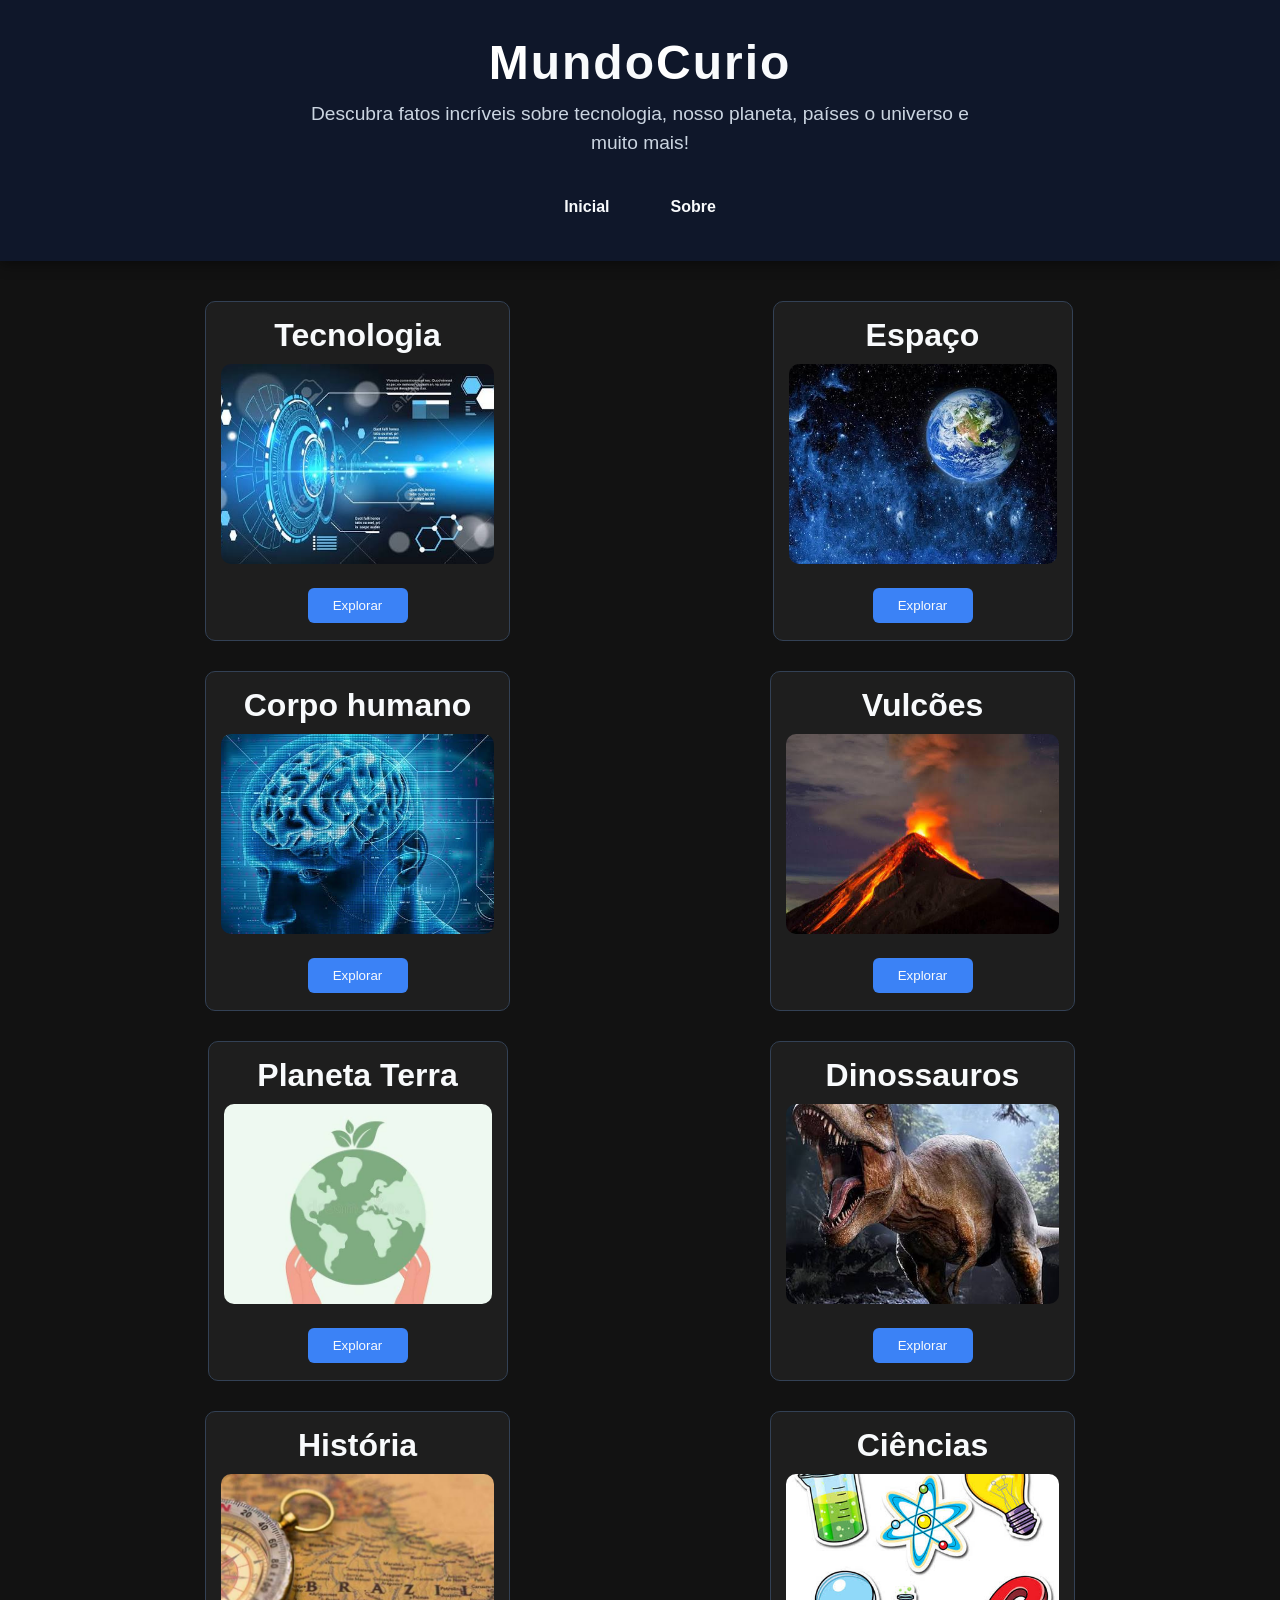
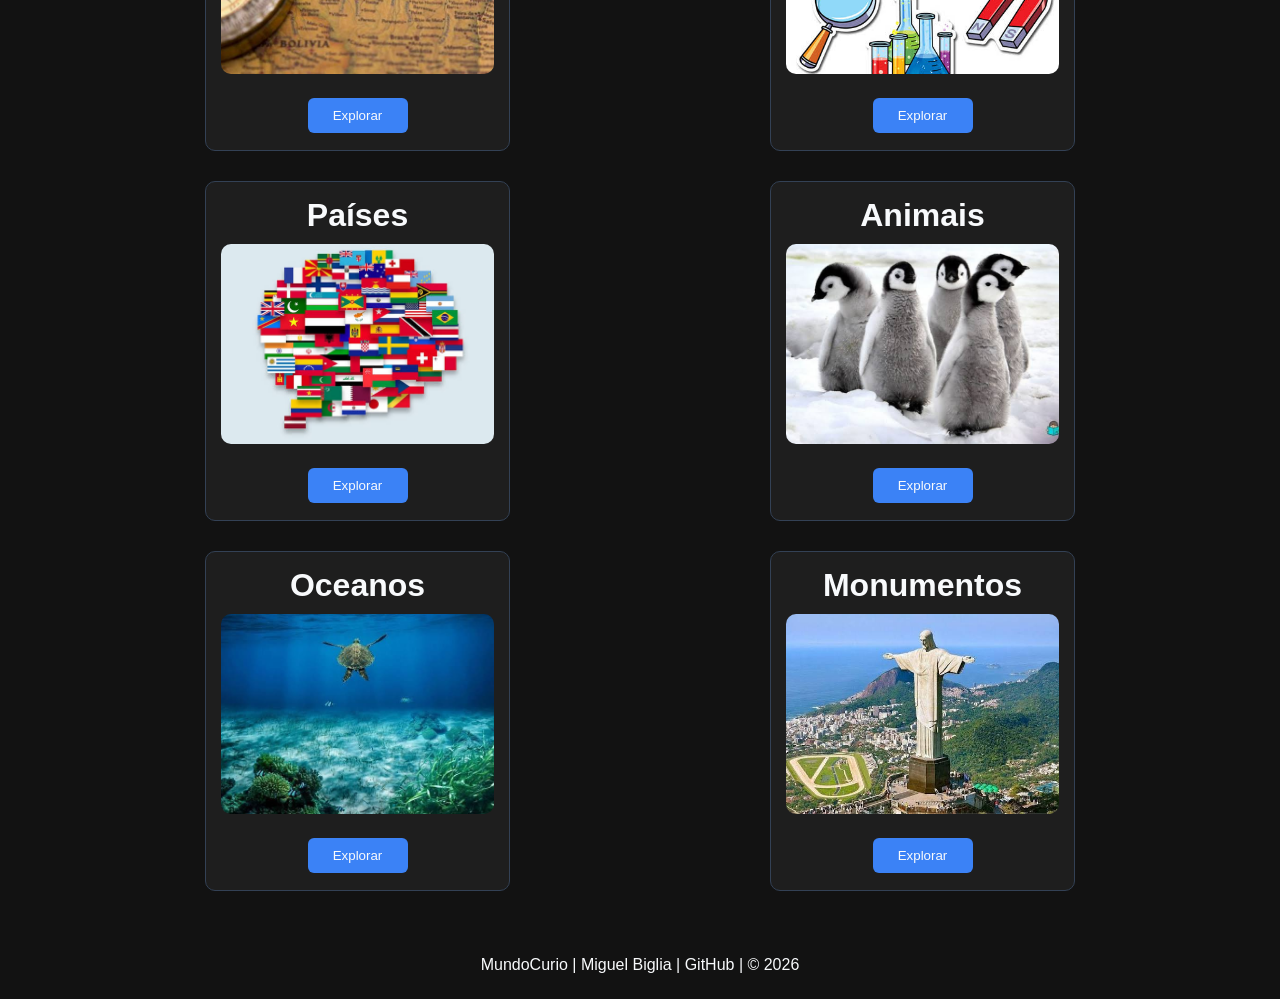
<file: index.html>
<!DOCTYPE html>
<html lang="pt-br">
<head>
    <meta charset="UTF-8">
    <meta name="viewport" content="width=device-width, initial-scale=1.0">
    <title>MundoCurio</title>
    <link rel="stylesheet" href="estilos/index.css">
    <link rel="shortcut icon" href="imgs/index-icon.png" type="image/x-icon">

    <script type="text/javascript">
    (function(c,l,a,r,i,t,y){
        c[a]=c[a]||function(){(c[a].q=c[a].q||[]).push(arguments)};
        t=l.createElement(r);t.async=1;t.src="https://www.clarity.ms/tag/"+i;
        y=l.getElementsByTagName(r)[0];y.parentNode.insertBefore(t,y);
    })(window, document, "clarity", "script", "xs0aq0r7vb");
</script>
</head>
<body>
    <header>
        <h1><strong>M</strong>undo<strong>C</strong>urio</h1>
        
        <h2>Descubra fatos incríveis sobre tecnologia, nosso planeta, países o universo e muito mais!</h2>

        <nav>
            <a href="#">Inicial</a>
            <a href="paginas/sobre.html">Sobre</a>
        </nav>
    </header>

    <main>
    
        <div id="tecnologia">
            <h1>Tecnologia</h1>
            <img src="imgs/tecnologia.jpg" alt="tecnologia">
            <a href="paginas/tecnologia.html"><button>Explorar</button></a>
        </div>

        <div id="espaco">
            <h1>Espaço </h1>
            <img src="imgs/espaco.jpg" alt="espaço">
            <a href="paginas/espaco.html"><button>Explorar</button></a>
        </div>

        <div id="corpo">
            <h1>Corpo humano </h1>
            <img src="imgs/corpo.jpg" alt="corpo humano">
            <a href="paginas/corpo.html"><button>Explorar</button></a>
        </div>

        <div id="vulcoes">
            <h1>Vulcões</h1>
            <img src="imgs/vulcao.jpg" alt="vulcao">
            <a href="paginas/vulcoes.html"><button>Explorar</button></a>
        </div>


    

        <div id="terra">
            <h1>Planeta Terra</h1>
            <img src="imgs/terra.jpg" alt="terra">
            <a href="paginas/terra.html"><button>Explorar</button></a>
        </div>

        <div id="dinossauro">
            <h1>Dinossauros</h1>
            <img src="imgs/dinossauro.jpg" alt="dinossauro">
            <a href="paginas/dinossauros.html"><button>Explorar</button></a>
        </div>

        <div id="historia">
            <h1>História</h1>
            <img src="imgs/historia.jpg" alt="históra">
            <a href="paginas/historia.html"><button>Explorar</button></a>
        </div>

        <div id="ciencias">
            <h1>Ciências</h1>
            <img src="imgs/ciencias.jpg" alt="Ciencias">
            <a href="paginas/ciencias.html"><button>Explorar</button></a>
        </div>




    

        <div id="paises">
            <h1>Países</h1>
            <img src="imgs/paises.jpg" alt="países">
            <a href="paginas/paises.html"><button>Explorar</button></a>
        </div>

        <div id="animais">
            <h1>Animais</h1>
            <img src="imgs/animais.jpg" alt="Animais">
            <a href="paginas/animais.html"><button>Explorar</button></a>
        </div>

        <div id="oceanos">
            <h1>Oceanos</h1>
            <img src="imgs/oceano.jpg" alt="oceano">
            <a href="paginas/oceanos.html"><button>Explorar</button></a>
        </div>

        <div id="monumentos">
            <h1>Monumentos</h1>
            <img src="imgs/monumentos.jpg" alt="monumentos">
            <a href="paginas/monumentos.html"><button>Explorar</button></a>
        </div>
    
        
    </main>

    <footer>
        <p>MundoCurio | Miguel Biglia | <a href="https://github.com/miguel-biglia">GitHub</a> | © 2026</p>
    </footer>
</body>
</html>
</file>
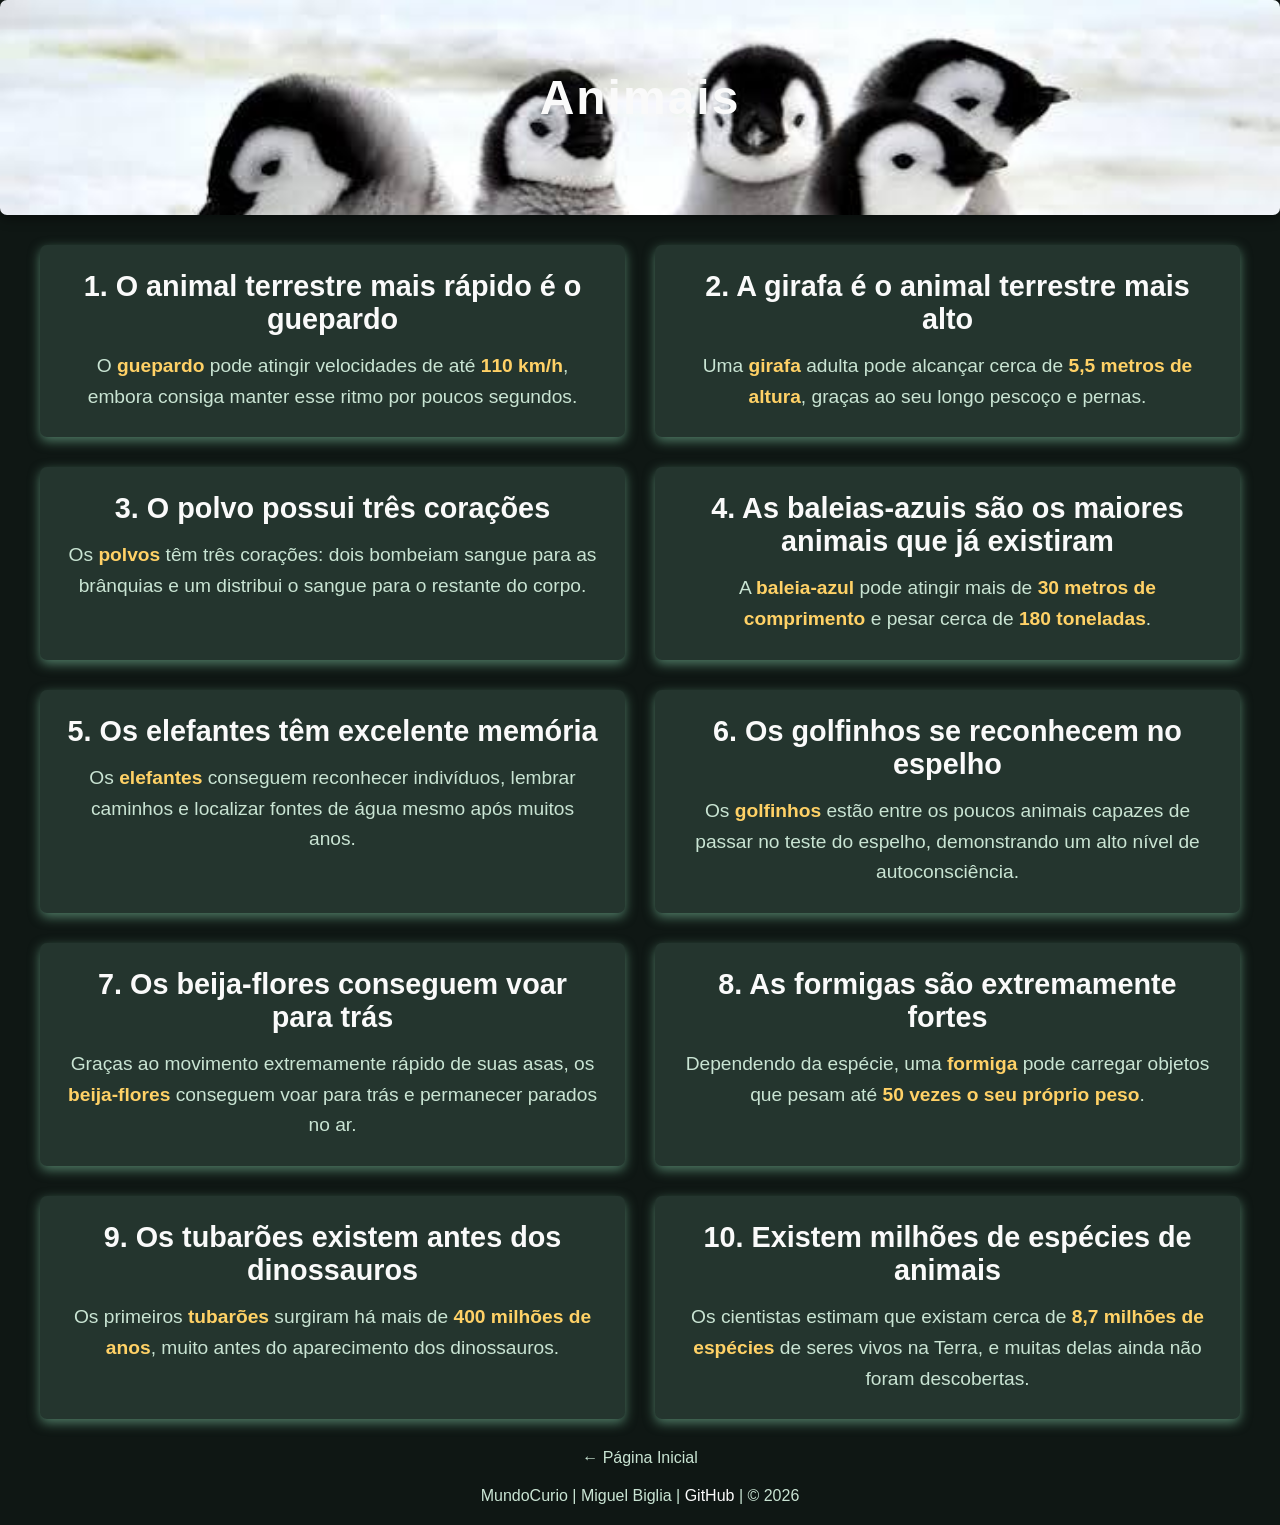
<file: paginas/animais.html>
<!DOCTYPE html>
<html lang="pt-br">
<head>
    <meta charset="UTF-8">
    <meta name="viewport" content="width=device-width, initial-scale=1.0">
    <title>Animais</title>
    <link rel="stylesheet" href="../estilos/animais.css">
    <link rel="shortcut icon" href="../imgs/index-icon.png" type="image/x-icon">

    <script type="text/javascript">
    (function(c,l,a,r,i,t,y){
        c[a]=c[a]||function(){(c[a].q=c[a].q||[]).push(arguments)};
        t=l.createElement(r);t.async=1;t.src="https://www.clarity.ms/tag/"+i;
        y=l.getElementsByTagName(r)[0];y.parentNode.insertBefore(t,y);
    })(window, document, "clarity", "script", "xs0aq0r7vb");
</script>
</head>
<body>

    <header>
        <h1>Animais</h1>
    </header>

    <main>

        <div>
            <h2>1. O animal terrestre mais rápido é o guepardo</h2>
            <p>O <strong>guepardo</strong> pode atingir velocidades de até <strong>110 km/h</strong>, embora consiga manter esse ritmo por poucos segundos.</p>
        </div>

        <div>
            <h2>2. A girafa é o animal terrestre mais alto</h2>
            <p>Uma <strong>girafa</strong> adulta pode alcançar cerca de <strong>5,5 metros de altura</strong>, graças ao seu longo pescoço e pernas.</p>
        </div>

        <div>
            <h2>3. O polvo possui três corações</h2>
            <p>Os <strong>polvos</strong> têm três corações: dois bombeiam sangue para as brânquias e um distribui o sangue para o restante do corpo.</p>
        </div>

        <div>
            <h2>4. As baleias-azuis são os maiores animais que já existiram</h2>
            <p>A <strong>baleia-azul</strong> pode atingir mais de <strong>30 metros de comprimento</strong> e pesar cerca de <strong>180 toneladas</strong>.</p>
        </div>

        <div>
            <h2>5. Os elefantes têm excelente memória</h2>
            <p>Os <strong>elefantes</strong> conseguem reconhecer indivíduos, lembrar caminhos e localizar fontes de água mesmo após muitos anos.</p>
        </div>

        <div>
            <h2>6. Os golfinhos se reconhecem no espelho</h2>
            <p>Os <strong>golfinhos</strong> estão entre os poucos animais capazes de passar no teste do espelho, demonstrando um alto nível de autoconsciência.</p>
        </div>

        <div>
            <h2>7. Os beija-flores conseguem voar para trás</h2>
            <p>Graças ao movimento extremamente rápido de suas asas, os <strong>beija-flores</strong> conseguem voar para trás e permanecer parados no ar.</p>
        </div>

        <div>
            <h2>8. As formigas são extremamente fortes</h2>
            <p>Dependendo da espécie, uma <strong>formiga</strong> pode carregar objetos que pesam até <strong>50 vezes o seu próprio peso</strong>.</p>
        </div>

        <div>
            <h2>9. Os tubarões existem antes dos dinossauros</h2>
            <p>Os primeiros <strong>tubarões</strong> surgiram há mais de <strong>400 milhões de anos</strong>, muito antes do aparecimento dos dinossauros.</p>
        </div>

        <div>
            <h2>10. Existem milhões de espécies de animais</h2>
            <p>Os cientistas estimam que existam cerca de <strong>8,7 milhões de espécies</strong> de seres vivos na Terra, e muitas delas ainda não foram descobertas.</p>
        </div>

    </main>

    <a href="../index.html">
        <p id="voltar">← Página Inicial</p>
    </a>

    <footer>
        <p>MundoCurio | Miguel Biglia | <a href="https://github.com/miguel-biglia">GitHub</a> | © 2026</p>
    </footer>

</body>
</html>
</file>
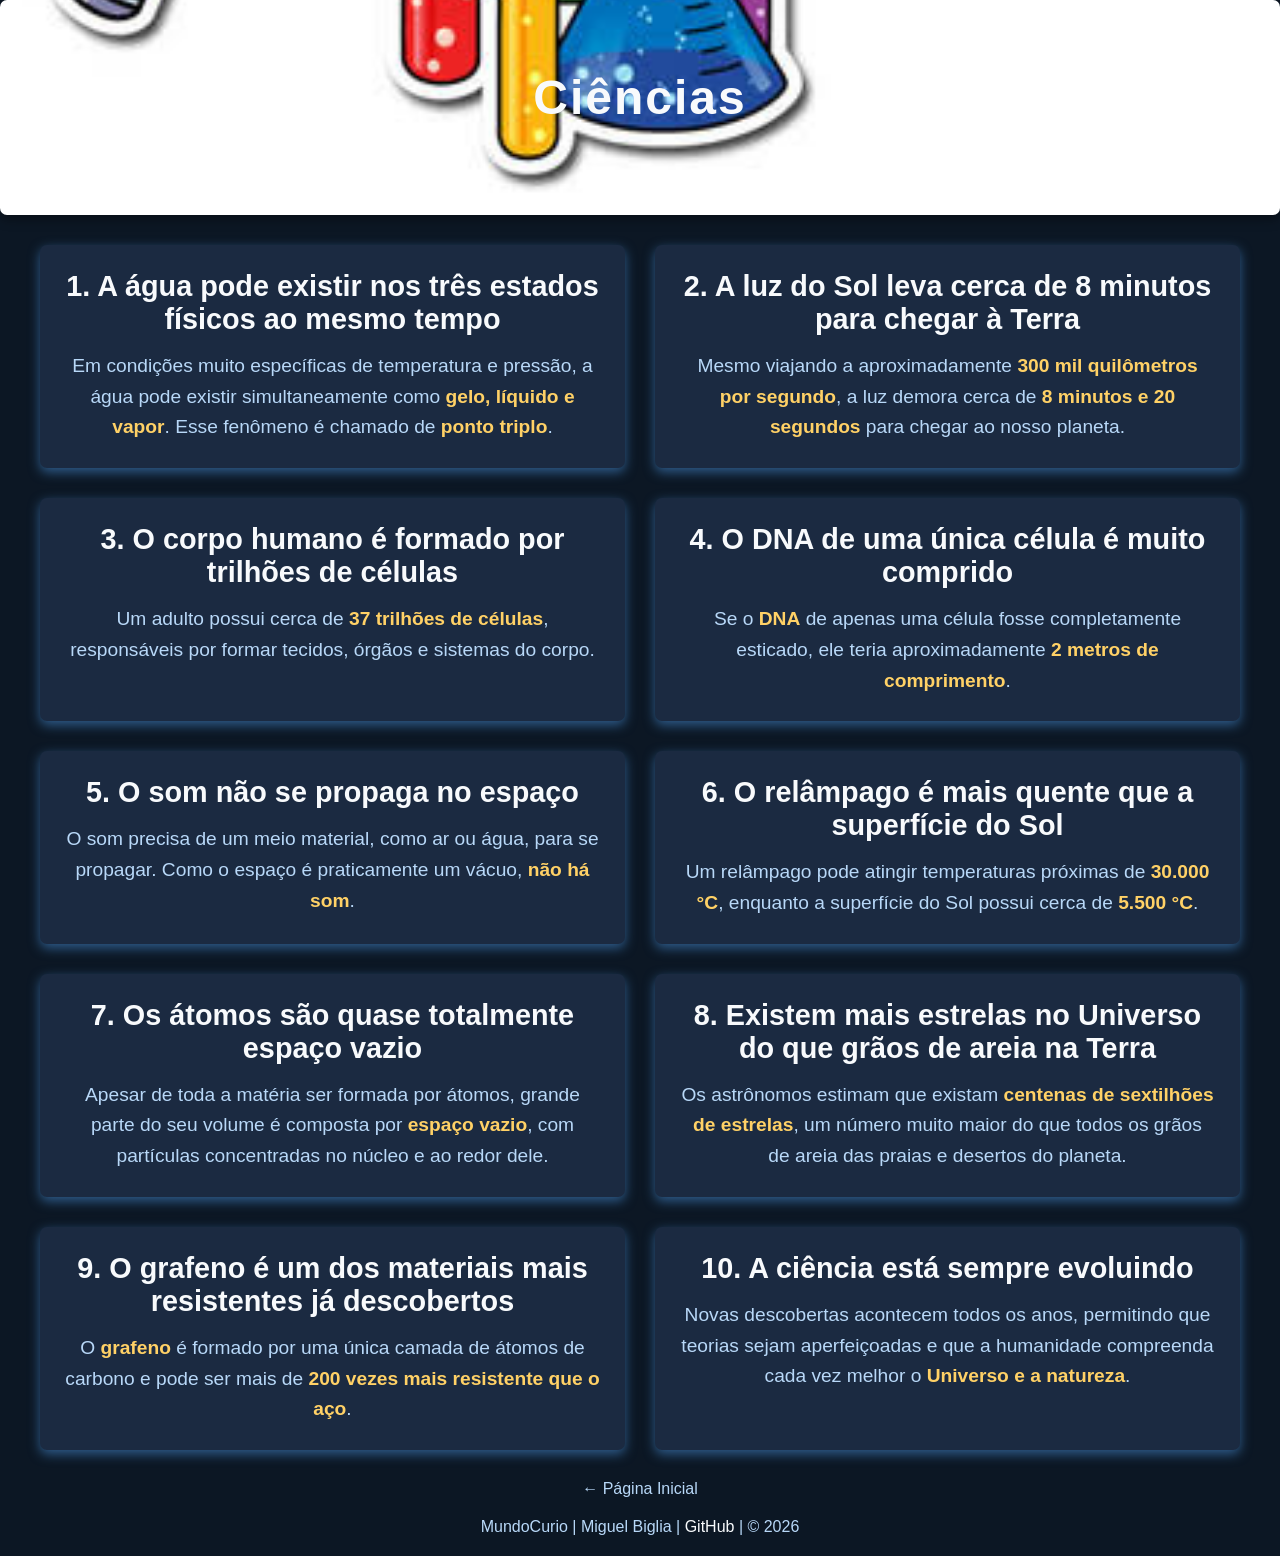
<file: paginas/ciencias.html>
<!DOCTYPE html>
<html lang="pt-br">
<head>
    <meta charset="UTF-8">
    <meta name="viewport" content="width=device-width, initial-scale=1.0">
    <title>Ciência</title>
    <link rel="stylesheet" href="../estilos/ciencias.css">
    <link rel="shortcut icon" href="../imgs/index-icon.png" type="image/x-icon">

    <script type="text/javascript">
    (function(c,l,a,r,i,t,y){
        c[a]=c[a]||function(){(c[a].q=c[a].q||[]).push(arguments)};
        t=l.createElement(r);t.async=1;t.src="https://www.clarity.ms/tag/"+i;
        y=l.getElementsByTagName(r)[0];y.parentNode.insertBefore(t,y);
    })(window, document, "clarity", "script", "xs0aq0r7vb");
</script>
</head>
<body>

    <header>
        <h1>Ciências</h1>
    </header>

    <main>

        <div>
            <h2>1. A água pode existir nos três estados físicos ao mesmo tempo</h2>
            <p>Em condições muito específicas de temperatura e pressão, a água pode existir simultaneamente como <strong>gelo, líquido e vapor</strong>. Esse fenômeno é chamado de <strong>ponto triplo</strong>.</p>
        </div>

        <div>
            <h2>2. A luz do Sol leva cerca de 8 minutos para chegar à Terra</h2>
            <p>Mesmo viajando a aproximadamente <strong>300 mil quilômetros por segundo</strong>, a luz demora cerca de <strong>8 minutos e 20 segundos</strong> para chegar ao nosso planeta.</p>
        </div>

        <div>
            <h2>3. O corpo humano é formado por trilhões de células</h2>
            <p>Um adulto possui cerca de <strong>37 trilhões de células</strong>, responsáveis por formar tecidos, órgãos e sistemas do corpo.</p>
        </div>

        <div>
            <h2>4. O DNA de uma única célula é muito comprido</h2>
            <p>Se o <strong>DNA</strong> de apenas uma célula fosse completamente esticado, ele teria aproximadamente <strong>2 metros de comprimento</strong>.</p>
        </div>

        <div>
            <h2>5. O som não se propaga no espaço</h2>
            <p>O som precisa de um meio material, como ar ou água, para se propagar. Como o espaço é praticamente um vácuo, <strong>não há som</strong>.</p>
        </div>

        <div>
            <h2>6. O relâmpago é mais quente que a superfície do Sol</h2>
            <p>Um relâmpago pode atingir temperaturas próximas de <strong>30.000 °C</strong>, enquanto a superfície do Sol possui cerca de <strong>5.500 °C</strong>.</p>
        </div>

        <div>
            <h2>7. Os átomos são quase totalmente espaço vazio</h2>
            <p>Apesar de toda a matéria ser formada por átomos, grande parte do seu volume é composta por <strong>espaço vazio</strong>, com partículas concentradas no núcleo e ao redor dele.</p>
        </div>

        <div>
            <h2>8. Existem mais estrelas no Universo do que grãos de areia na Terra</h2>
            <p>Os astrônomos estimam que existam <strong>centenas de sextilhões de estrelas</strong>, um número muito maior do que todos os grãos de areia das praias e desertos do planeta.</p>
        </div>

        <div>
            <h2>9. O grafeno é um dos materiais mais resistentes já descobertos</h2>
            <p>O <strong>grafeno</strong> é formado por uma única camada de átomos de carbono e pode ser mais de <strong>200 vezes mais resistente que o aço</strong>.</p>
        </div>

        <div>
            <h2>10. A ciência está sempre evoluindo</h2>
            <p>Novas descobertas acontecem todos os anos, permitindo que teorias sejam aperfeiçoadas e que a humanidade compreenda cada vez melhor o <strong>Universo e a natureza</strong>.</p>
        </div>

    </main>

    <a href="../index.html">
        <p id="voltar">← Página Inicial</p>
    </a>

    <footer>
        <p>MundoCurio | Miguel Biglia | <a href="https://github.com/miguel-biglia">GitHub</a> | © 2026</p>
    </footer>

</body>
</html>
</file>
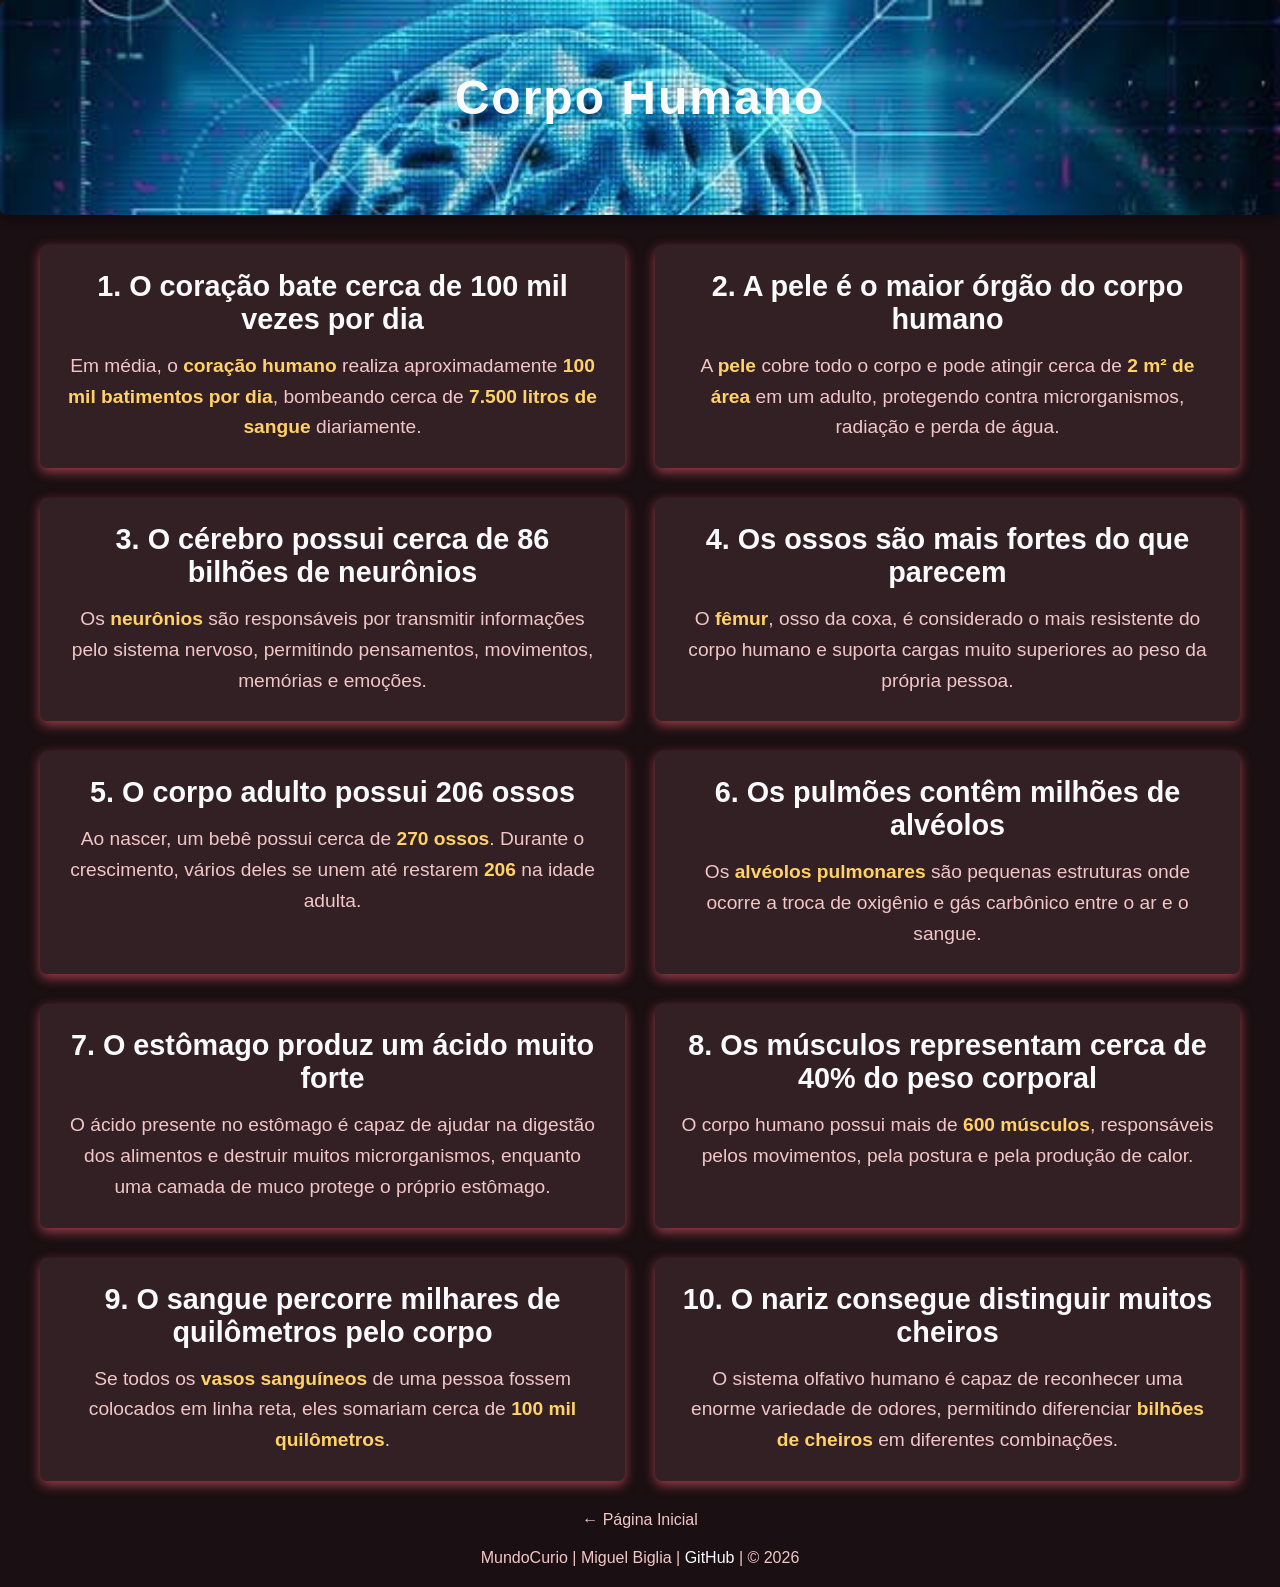
<file: paginas/corpo.html>
<!DOCTYPE html>
<html lang="pt-br">
<head>
    <meta charset="UTF-8">
    <meta name="viewport" content="width=device-width, initial-scale=1.0">
    <title>Corpo Humano</title>
    <link rel="stylesheet" href="../estilos/corpo.css">
    <link rel="shortcut icon" href="../imgs/index-icon.png" type="image/x-icon">

    <script type="text/javascript">
    (function(c,l,a,r,i,t,y){
        c[a]=c[a]||function(){(c[a].q=c[a].q||[]).push(arguments)};
        t=l.createElement(r);t.async=1;t.src="https://www.clarity.ms/tag/"+i;
        y=l.getElementsByTagName(r)[0];y.parentNode.insertBefore(t,y);
    })(window, document, "clarity", "script", "xs0aq0r7vb");
</script>
</head>
<body>

    <header>
        <h1>Corpo Humano</h1>
    </header>

    <main>

        <div>
            <h2>1. O coração bate cerca de 100 mil vezes por dia</h2>
            <p>Em média, o <strong>coração humano</strong> realiza aproximadamente <strong>100 mil batimentos por dia</strong>, bombeando cerca de <strong>7.500 litros de sangue</strong> diariamente.</p>
        </div>

        <div>
            <h2>2. A pele é o maior órgão do corpo humano</h2>
            <p>A <strong>pele</strong> cobre todo o corpo e pode atingir cerca de <strong>2 m² de área</strong> em um adulto, protegendo contra microrganismos, radiação e perda de água.</p>
        </div>

        <div>
            <h2>3. O cérebro possui cerca de 86 bilhões de neurônios</h2>
            <p>Os <strong>neurônios</strong> são responsáveis por transmitir informações pelo sistema nervoso, permitindo pensamentos, movimentos, memórias e emoções.</p>
        </div>

        <div>
            <h2>4. Os ossos são mais fortes do que parecem</h2>
            <p>O <strong>fêmur</strong>, osso da coxa, é considerado o mais resistente do corpo humano e suporta cargas muito superiores ao peso da própria pessoa.</p>
        </div>

        <div>
            <h2>5. O corpo adulto possui 206 ossos</h2>
            <p>Ao nascer, um bebê possui cerca de <strong>270 ossos</strong>. Durante o crescimento, vários deles se unem até restarem <strong>206</strong> na idade adulta.</p>
        </div>

        <div>
            <h2>6. Os pulmões contêm milhões de alvéolos</h2>
            <p>Os <strong>alvéolos pulmonares</strong> são pequenas estruturas onde ocorre a troca de oxigênio e gás carbônico entre o ar e o sangue.</p>
        </div>

        <div>
            <h2>7. O estômago produz um ácido muito forte</h2>
            <p>O ácido presente no estômago é capaz de ajudar na digestão dos alimentos e destruir muitos microrganismos, enquanto uma camada de muco protege o próprio estômago.</p>
        </div>

        <div>
            <h2>8. Os músculos representam cerca de 40% do peso corporal</h2>
            <p>O corpo humano possui mais de <strong>600 músculos</strong>, responsáveis pelos movimentos, pela postura e pela produção de calor.</p>
        </div>

        <div>
            <h2>9. O sangue percorre milhares de quilômetros pelo corpo</h2>
            <p>Se todos os <strong>vasos sanguíneos</strong> de uma pessoa fossem colocados em linha reta, eles somariam cerca de <strong>100 mil quilômetros</strong>.</p>
        </div>

        <div>
            <h2>10. O nariz consegue distinguir muitos cheiros</h2>
            <p>O sistema olfativo humano é capaz de reconhecer uma enorme variedade de odores, permitindo diferenciar <strong>bilhões de cheiros</strong> em diferentes combinações.</p>
        </div>

    </main>

    <a href="../index.html">
        <p id="voltar">← Página Inicial</p>
    </a>

    <footer>
        <p>MundoCurio | Miguel Biglia | <a href="https://github.com/miguel-biglia">GitHub</a> | © 2026</p>
    </footer>

</body>
</html>
</file>
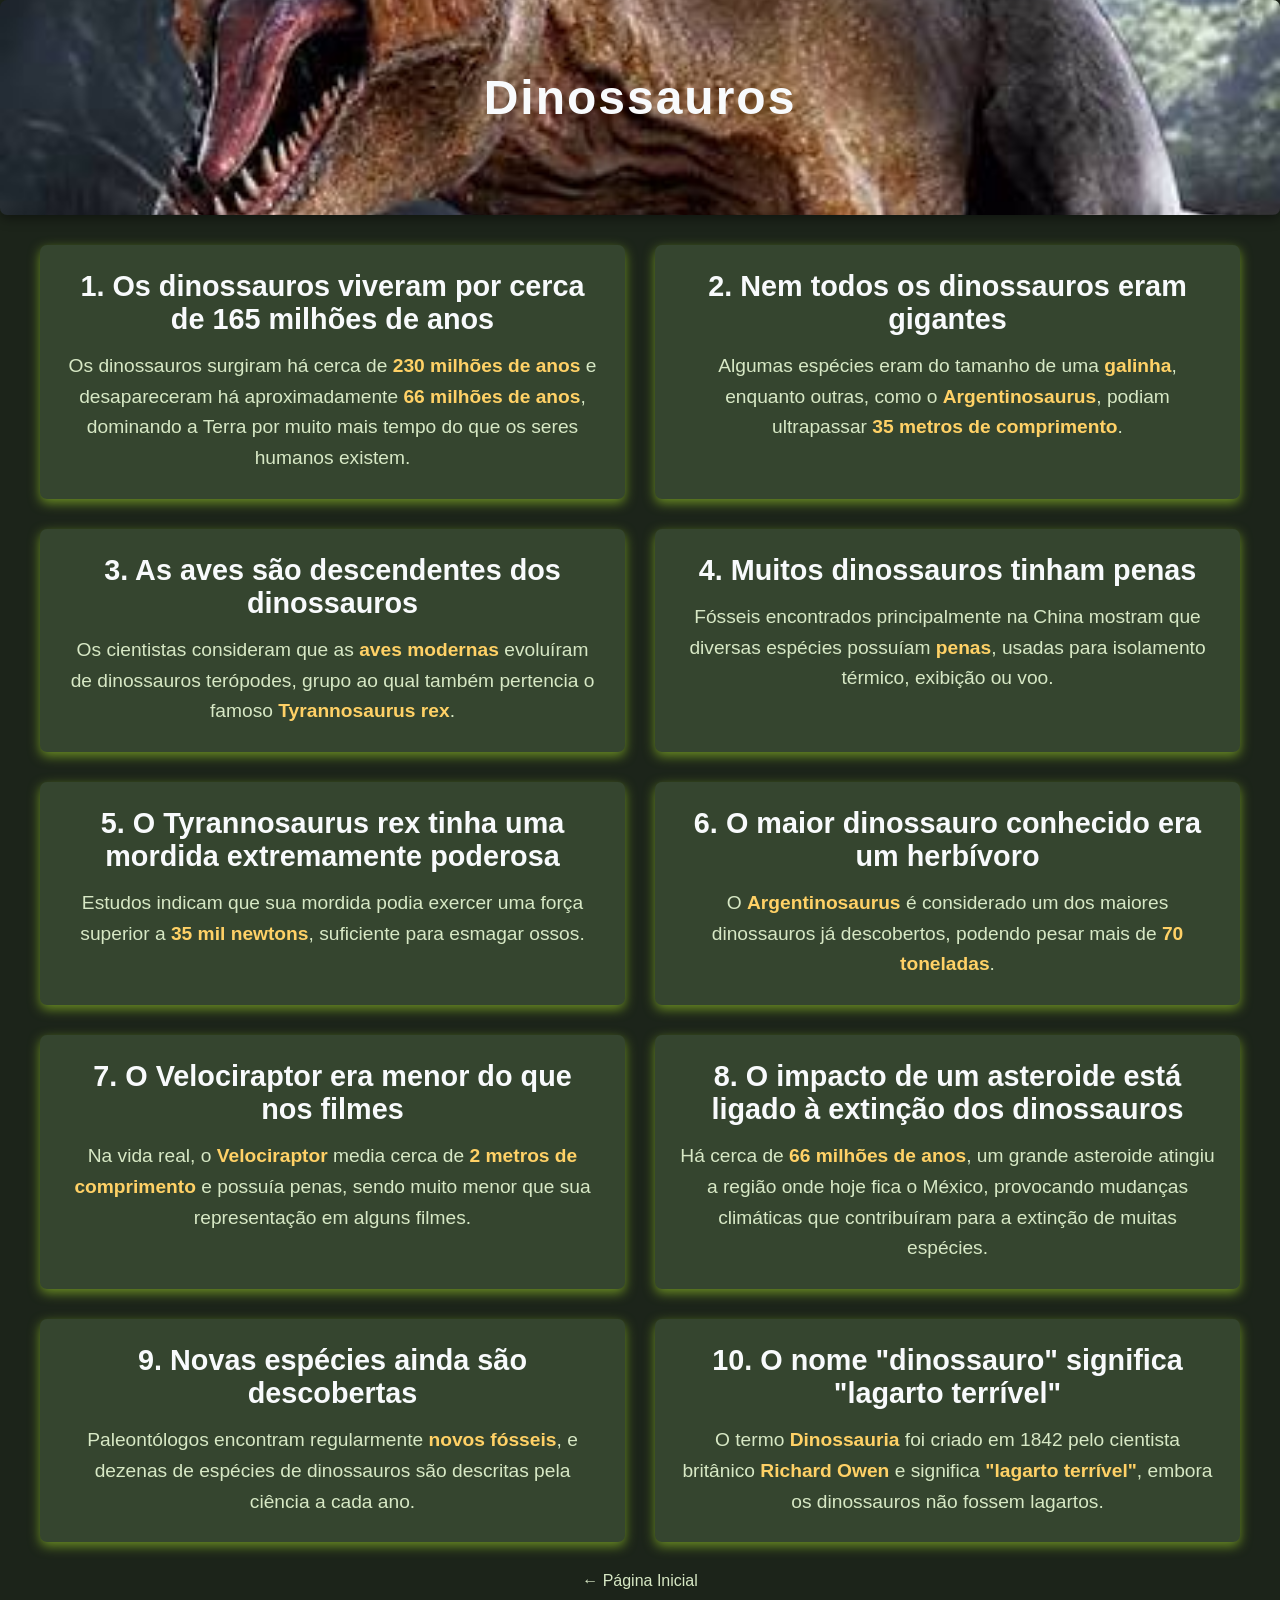
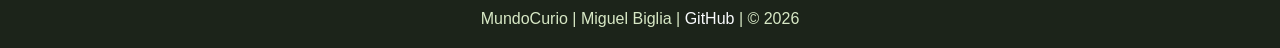
<file: paginas/dinossauros.html>
<!DOCTYPE html>
<html lang="pt-br">
<head>
    <meta charset="UTF-8">
    <meta name="viewport" content="width=device-width, initial-scale=1.0">
    <title>Dinossauros</title>
    <link rel="stylesheet" href="../estilos/dinossauro.css">
    <link rel="shortcut icon" href="../imgs/index-icon.png" type="image/x-icon">

    <script type="text/javascript">
    (function(c,l,a,r,i,t,y){
        c[a]=c[a]||function(){(c[a].q=c[a].q||[]).push(arguments)};
        t=l.createElement(r);t.async=1;t.src="https://www.clarity.ms/tag/"+i;
        y=l.getElementsByTagName(r)[0];y.parentNode.insertBefore(t,y);
    })(window, document, "clarity", "script", "xs0aq0r7vb");
</script>
</head>
<body>

    <header>
        <h1>Dinossauros</h1>
    </header>

    <main>

        <div>
            <h2>1. Os dinossauros viveram por cerca de 165 milhões de anos</h2>
            <p>Os dinossauros surgiram há cerca de <strong>230 milhões de anos</strong> e desapareceram há aproximadamente <strong>66 milhões de anos</strong>, dominando a Terra por muito mais tempo do que os seres humanos existem.</p>
        </div>

        <div>
            <h2>2. Nem todos os dinossauros eram gigantes</h2>
            <p>Algumas espécies eram do tamanho de uma <strong>galinha</strong>, enquanto outras, como o <strong>Argentinosaurus</strong>, podiam ultrapassar <strong>35 metros de comprimento</strong>.</p>
        </div>

        <div>
            <h2>3. As aves são descendentes dos dinossauros</h2>
            <p>Os cientistas consideram que as <strong>aves modernas</strong> evoluíram de dinossauros terópodes, grupo ao qual também pertencia o famoso <strong>Tyrannosaurus rex</strong>.</p>
        </div>

        <div>
            <h2>4. Muitos dinossauros tinham penas</h2>
            <p>Fósseis encontrados principalmente na China mostram que diversas espécies possuíam <strong>penas</strong>, usadas para isolamento térmico, exibição ou voo.</p>
        </div>

        <div>
            <h2>5. O Tyrannosaurus rex tinha uma mordida extremamente poderosa</h2>
            <p>Estudos indicam que sua mordida podia exercer uma força superior a <strong>35 mil newtons</strong>, suficiente para esmagar ossos.</p>
        </div>

        <div>
            <h2>6. O maior dinossauro conhecido era um herbívoro</h2>
            <p>O <strong>Argentinosaurus</strong> é considerado um dos maiores dinossauros já descobertos, podendo pesar mais de <strong>70 toneladas</strong>.</p>
        </div>

        <div>
            <h2>7. O Velociraptor era menor do que nos filmes</h2>
            <p>Na vida real, o <strong>Velociraptor</strong> media cerca de <strong>2 metros de comprimento</strong> e possuía penas, sendo muito menor que sua representação em alguns filmes.</p>
        </div>

        <div>
            <h2>8. O impacto de um asteroide está ligado à extinção dos dinossauros</h2>
            <p>Há cerca de <strong>66 milhões de anos</strong>, um grande asteroide atingiu a região onde hoje fica o México, provocando mudanças climáticas que contribuíram para a extinção de muitas espécies.</p>
        </div>

        <div>
            <h2>9. Novas espécies ainda são descobertas</h2>
            <p>Paleontólogos encontram regularmente <strong>novos fósseis</strong>, e dezenas de espécies de dinossauros são descritas pela ciência a cada ano.</p>
        </div>

        <div>
            <h2>10. O nome "dinossauro" significa "lagarto terrível"</h2>
            <p>O termo <strong>Dinossauria</strong> foi criado em 1842 pelo cientista britânico <strong>Richard Owen</strong> e significa <strong>"lagarto terrível"</strong>, embora os dinossauros não fossem lagartos.</p>
        </div>

    </main>

    <a href="../index.html">
        <p id="voltar">← Página Inicial</p>
    </a>

    <footer>
        <p>MundoCurio | Miguel Biglia | <a href="https://github.com/miguel-biglia">GitHub</a> | © 2026</p>
    </footer>

</body>
</html>
</file>
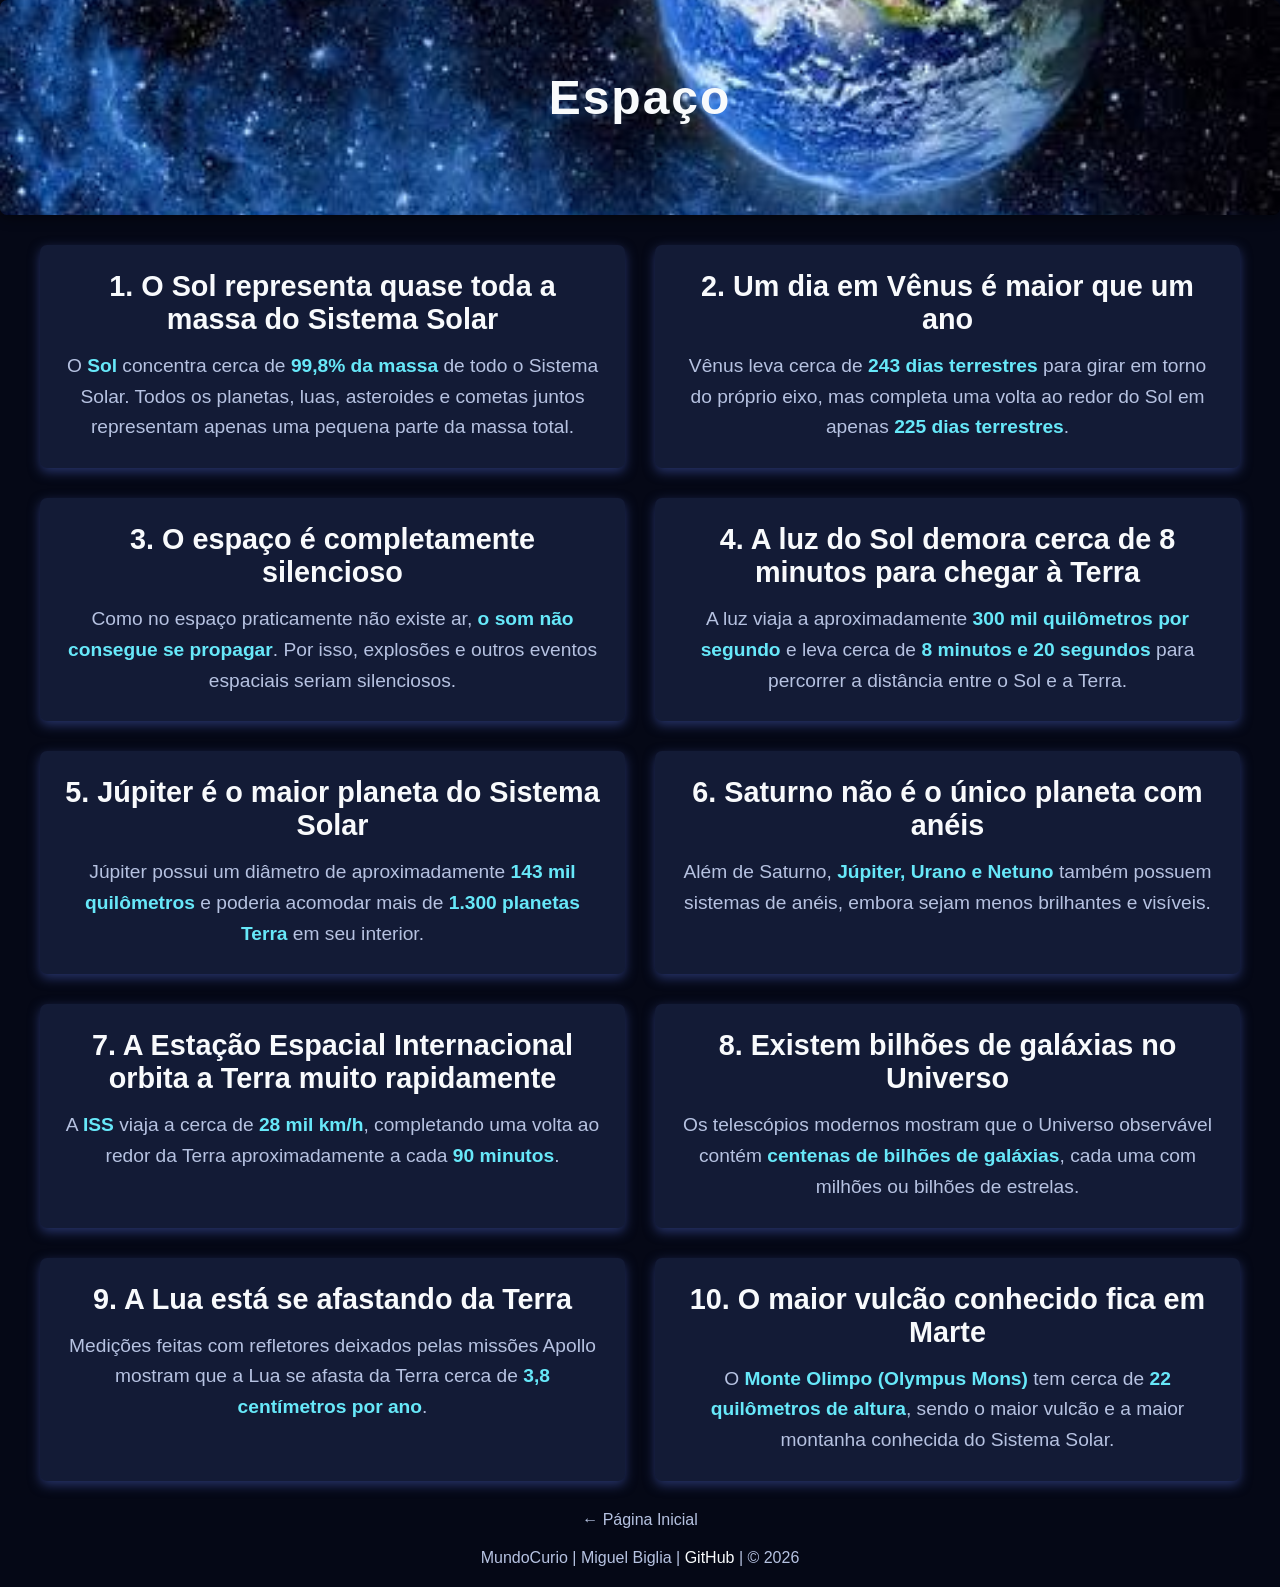
<file: paginas/espaco.html>
<!DOCTYPE html>
<html lang="pt-br">
<head>
    <meta charset="UTF-8">
    <meta name="viewport" content="width=device-width, initial-scale=1.0">
    <title>Espaço</title>
    <link rel="stylesheet" href="../estilos/espaco.css">
    <link rel="shortcut icon" href="../imgs/index-icon.png" type="image/x-icon">

    <script type="text/javascript">
    (function(c,l,a,r,i,t,y){
        c[a]=c[a]||function(){(c[a].q=c[a].q||[]).push(arguments)};
        t=l.createElement(r);t.async=1;t.src="https://www.clarity.ms/tag/"+i;
        y=l.getElementsByTagName(r)[0];y.parentNode.insertBefore(t,y);
    })(window, document, "clarity", "script", "xs0aq0r7vb");
</script>
</head>
<body>

    <header>
        <h1>Espaço</h1>
    </header>

    <main>

        <div>
            <h2>1. O Sol representa quase toda a massa do Sistema Solar</h2>
            <p>O <strong>Sol</strong> concentra cerca de <strong>99,8% da massa</strong> de todo o Sistema Solar. Todos os planetas, luas, asteroides e cometas juntos representam apenas uma pequena parte da massa total.</p>
        </div>

        <div>
            <h2>2. Um dia em Vênus é maior que um ano</h2>
            <p>Vênus leva cerca de <strong>243 dias terrestres</strong> para girar em torno do próprio eixo, mas completa uma volta ao redor do Sol em apenas <strong>225 dias terrestres</strong>.</p>
        </div>

        <div>
            <h2>3. O espaço é completamente silencioso</h2>
            <p>Como no espaço praticamente não existe ar, <strong>o som não consegue se propagar</strong>. Por isso, explosões e outros eventos espaciais seriam silenciosos.</p>
        </div>

        <div>
            <h2>4. A luz do Sol demora cerca de 8 minutos para chegar à Terra</h2>
            <p>A luz viaja a aproximadamente <strong>300 mil quilômetros por segundo</strong> e leva cerca de <strong>8 minutos e 20 segundos</strong> para percorrer a distância entre o Sol e a Terra.</p>
        </div>

        <div>
            <h2>5. Júpiter é o maior planeta do Sistema Solar</h2>
            <p>Júpiter possui um diâmetro de aproximadamente <strong>143 mil quilômetros</strong> e poderia acomodar mais de <strong>1.300 planetas Terra</strong> em seu interior.</p>
        </div>

        <div>
            <h2>6. Saturno não é o único planeta com anéis</h2>
            <p>Além de Saturno, <strong>Júpiter, Urano e Netuno</strong> também possuem sistemas de anéis, embora sejam menos brilhantes e visíveis.</p>
        </div>

        <div>
            <h2>7. A Estação Espacial Internacional orbita a Terra muito rapidamente</h2>
            <p>A <strong>ISS</strong> viaja a cerca de <strong>28 mil km/h</strong>, completando uma volta ao redor da Terra aproximadamente a cada <strong>90 minutos</strong>.</p>
        </div>

        <div>
            <h2>8. Existem bilhões de galáxias no Universo</h2>
            <p>Os telescópios modernos mostram que o Universo observável contém <strong>centenas de bilhões de galáxias</strong>, cada uma com milhões ou bilhões de estrelas.</p>
        </div>

        <div>
            <h2>9. A Lua está se afastando da Terra</h2>
            <p>Medições feitas com refletores deixados pelas missões Apollo mostram que a Lua se afasta da Terra cerca de <strong>3,8 centímetros por ano</strong>.</p>
        </div>

        <div>
            <h2>10. O maior vulcão conhecido fica em Marte</h2>
            <p>O <strong>Monte Olimpo (Olympus Mons)</strong> tem cerca de <strong>22 quilômetros de altura</strong>, sendo o maior vulcão e a maior montanha conhecida do Sistema Solar.</p>
        </div>

    </main>

    <a href="../index.html">
        <p id="voltar">← Página Inicial</p>
    </a>

    <footer>
        <p>MundoCurio | Miguel Biglia | <a href="https://github.com/miguel-biglia">GitHub</a> | © 2026</p>
    </footer>

</body>
</html>
</file>
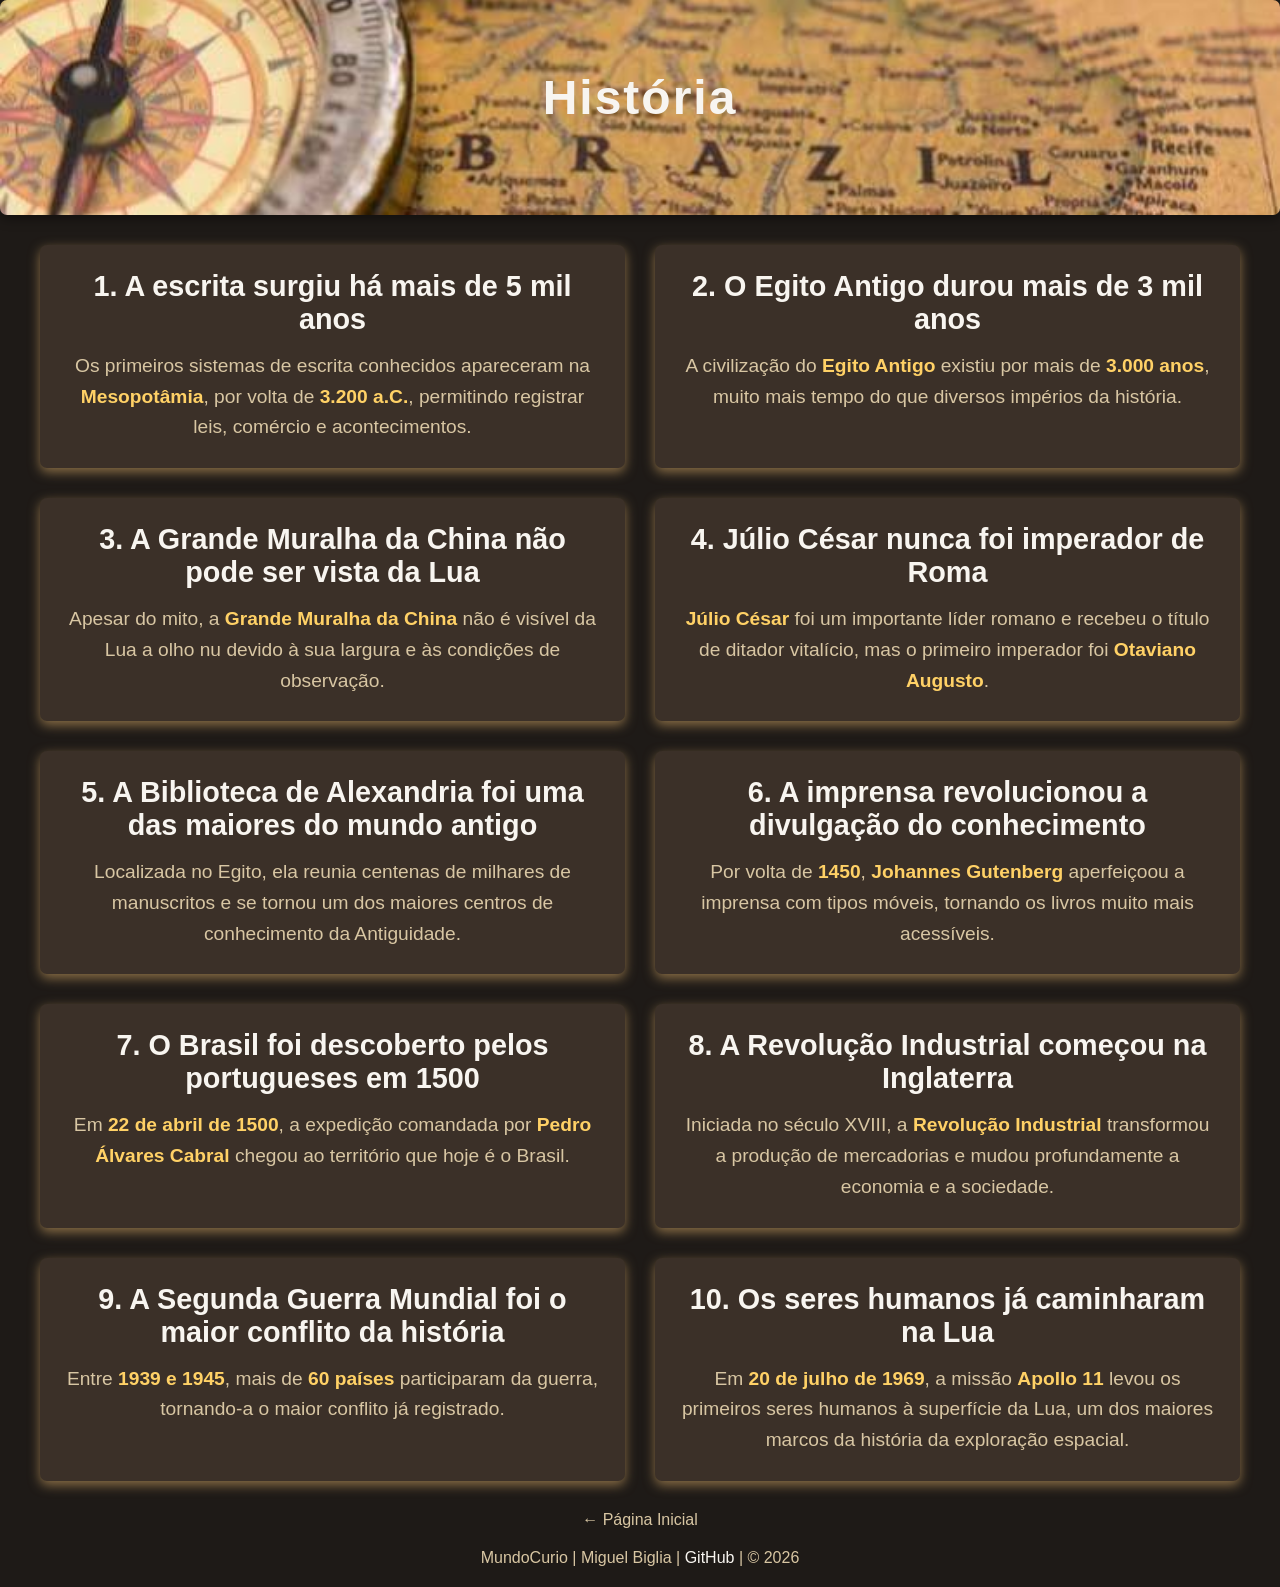
<file: paginas/historia.html>
<!DOCTYPE html>
<html lang="pt-br">
<head>
    <meta charset="UTF-8">
    <meta name="viewport" content="width=device-width, initial-scale=1.0">
    <title>História</title>
    <link rel="stylesheet" href="../estilos/historia.css">
    <link rel="shortcut icon" href="../imgs/index-icon.png" type="image/x-icon">

    <script type="text/javascript">
    (function(c,l,a,r,i,t,y){
        c[a]=c[a]||function(){(c[a].q=c[a].q||[]).push(arguments)};
        t=l.createElement(r);t.async=1;t.src="https://www.clarity.ms/tag/"+i;
        y=l.getElementsByTagName(r)[0];y.parentNode.insertBefore(t,y);
    })(window, document, "clarity", "script", "xs0aq0r7vb");
</script>
</head>
<body>

    <header>
        <h1>História</h1>
    </header>

    <main>

        <div>
            <h2>1. A escrita surgiu há mais de 5 mil anos</h2>
            <p>Os primeiros sistemas de escrita conhecidos apareceram na <strong>Mesopotâmia</strong>, por volta de <strong>3.200 a.C.</strong>, permitindo registrar leis, comércio e acontecimentos.</p>
        </div>

        <div>
            <h2>2. O Egito Antigo durou mais de 3 mil anos</h2>
            <p>A civilização do <strong>Egito Antigo</strong> existiu por mais de <strong>3.000 anos</strong>, muito mais tempo do que diversos impérios da história.</p>
        </div>

        <div>
            <h2>3. A Grande Muralha da China não pode ser vista da Lua</h2>
            <p>Apesar do mito, a <strong>Grande Muralha da China</strong> não é visível da Lua a olho nu devido à sua largura e às condições de observação.</p>
        </div>

        <div>
            <h2>4. Júlio César nunca foi imperador de Roma</h2>
            <p><strong>Júlio César</strong> foi um importante líder romano e recebeu o título de ditador vitalício, mas o primeiro imperador foi <strong>Otaviano Augusto</strong>.</p>
        </div>

        <div>
            <h2>5. A Biblioteca de Alexandria foi uma das maiores do mundo antigo</h2>
            <p>Localizada no Egito, ela reunia centenas de milhares de manuscritos e se tornou um dos maiores centros de conhecimento da Antiguidade.</p>
        </div>

        <div>
            <h2>6. A imprensa revolucionou a divulgação do conhecimento</h2>
            <p>Por volta de <strong>1450</strong>, <strong>Johannes Gutenberg</strong> aperfeiçoou a imprensa com tipos móveis, tornando os livros muito mais acessíveis.</p>
        </div>

        <div>
            <h2>7. O Brasil foi descoberto pelos portugueses em 1500</h2>
            <p>Em <strong>22 de abril de 1500</strong>, a expedição comandada por <strong>Pedro Álvares Cabral</strong> chegou ao território que hoje é o Brasil.</p>
        </div>

        <div>
            <h2>8. A Revolução Industrial começou na Inglaterra</h2>
            <p>Iniciada no século XVIII, a <strong>Revolução Industrial</strong> transformou a produção de mercadorias e mudou profundamente a economia e a sociedade.</p>
        </div>

        <div>
            <h2>9. A Segunda Guerra Mundial foi o maior conflito da história</h2>
            <p>Entre <strong>1939 e 1945</strong>, mais de <strong>60 países</strong> participaram da guerra, tornando-a o maior conflito já registrado.</p>
        </div>

        <div>
            <h2>10. Os seres humanos já caminharam na Lua</h2>
            <p>Em <strong>20 de julho de 1969</strong>, a missão <strong>Apollo 11</strong> levou os primeiros seres humanos à superfície da Lua, um dos maiores marcos da história da exploração espacial.</p>
        </div>

    </main>

    <a href="../index.html">
        <p id="voltar">← Página Inicial</p>
    </a>

    <footer>
        <p>MundoCurio | Miguel Biglia | <a href="https://github.com/miguel-biglia">GitHub</a> | © 2026</p>
    </footer>

</body>
</html>
</file>
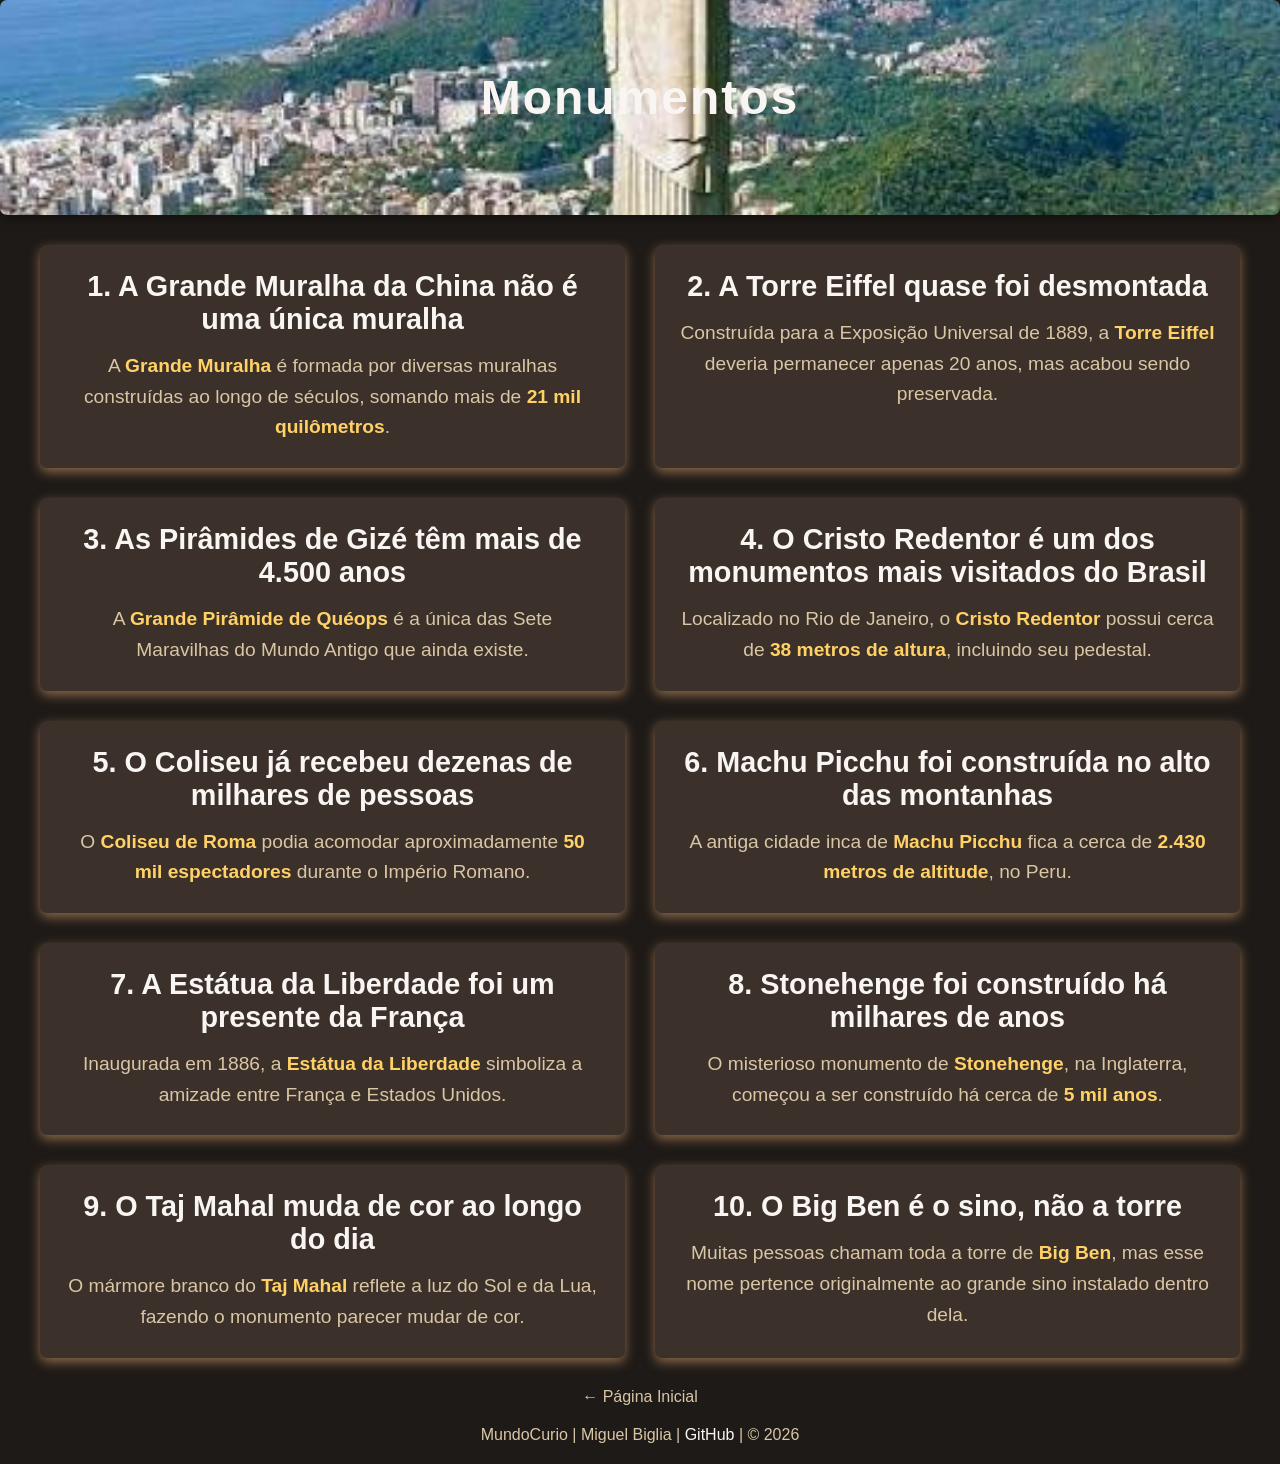
<file: paginas/monumentos.html>
<!DOCTYPE html>
<html lang="pt-br">
<head>
    <meta charset="UTF-8">
    <meta name="viewport" content="width=device-width, initial-scale=1.0">
    <title>Monumentos</title>
    <link rel="stylesheet" href="../estilos/monumentos.css">
    <link rel="shortcut icon" href="../imgs/index-icon.png" type="image/x-icon">

    <script type="text/javascript">
    (function(c,l,a,r,i,t,y){
        c[a]=c[a]||function(){(c[a].q=c[a].q||[]).push(arguments)};
        t=l.createElement(r);t.async=1;t.src="https://www.clarity.ms/tag/"+i;
        y=l.getElementsByTagName(r)[0];y.parentNode.insertBefore(t,y);
    })(window, document, "clarity", "script", "xs0aq0r7vb");
</script>
</head>
<body>

    <header>
        <h1>Monumentos</h1>
    </header>

    <main>

        <div>
            <h2>1. A Grande Muralha da China não é uma única muralha</h2>
            <p>A <strong>Grande Muralha</strong> é formada por diversas muralhas construídas ao longo de séculos, somando mais de <strong>21 mil quilômetros</strong>.</p>
        </div>

        <div>
            <h2>2. A Torre Eiffel quase foi desmontada</h2>
            <p>Construída para a Exposição Universal de 1889, a <strong>Torre Eiffel</strong> deveria permanecer apenas 20 anos, mas acabou sendo preservada.</p>
        </div>

        <div>
            <h2>3. As Pirâmides de Gizé têm mais de 4.500 anos</h2>
            <p>A <strong>Grande Pirâmide de Quéops</strong> é a única das Sete Maravilhas do Mundo Antigo que ainda existe.</p>
        </div>

        <div>
            <h2>4. O Cristo Redentor é um dos monumentos mais visitados do Brasil</h2>
            <p>Localizado no Rio de Janeiro, o <strong>Cristo Redentor</strong> possui cerca de <strong>38 metros de altura</strong>, incluindo seu pedestal.</p>
        </div>

        <div>
            <h2>5. O Coliseu já recebeu dezenas de milhares de pessoas</h2>
            <p>O <strong>Coliseu de Roma</strong> podia acomodar aproximadamente <strong>50 mil espectadores</strong> durante o Império Romano.</p>
        </div>

        <div>
            <h2>6. Machu Picchu foi construída no alto das montanhas</h2>
            <p>A antiga cidade inca de <strong>Machu Picchu</strong> fica a cerca de <strong>2.430 metros de altitude</strong>, no Peru.</p>
        </div>

        <div>
            <h2>7. A Estátua da Liberdade foi um presente da França</h2>
            <p>Inaugurada em 1886, a <strong>Estátua da Liberdade</strong> simboliza a amizade entre França e Estados Unidos.</p>
        </div>

        <div>
            <h2>8. Stonehenge foi construído há milhares de anos</h2>
            <p>O misterioso monumento de <strong>Stonehenge</strong>, na Inglaterra, começou a ser construído há cerca de <strong>5 mil anos</strong>.</p>
        </div>

        <div>
            <h2>9. O Taj Mahal muda de cor ao longo do dia</h2>
            <p>O mármore branco do <strong>Taj Mahal</strong> reflete a luz do Sol e da Lua, fazendo o monumento parecer mudar de cor.</p>
        </div>

        <div>
            <h2>10. O Big Ben é o sino, não a torre</h2>
            <p>Muitas pessoas chamam toda a torre de <strong>Big Ben</strong>, mas esse nome pertence originalmente ao grande sino instalado dentro dela.</p>
        </div>

    </main>

    <a href="../index.html">
        <p id="voltar">← Página Inicial</p>
    </a>

    <footer>
        <p>MundoCurio | Miguel Biglia | <a href="https://github.com/miguel-biglia">GitHub</a> | © 2026</p>
    </footer>

</body>
</html>
</file>
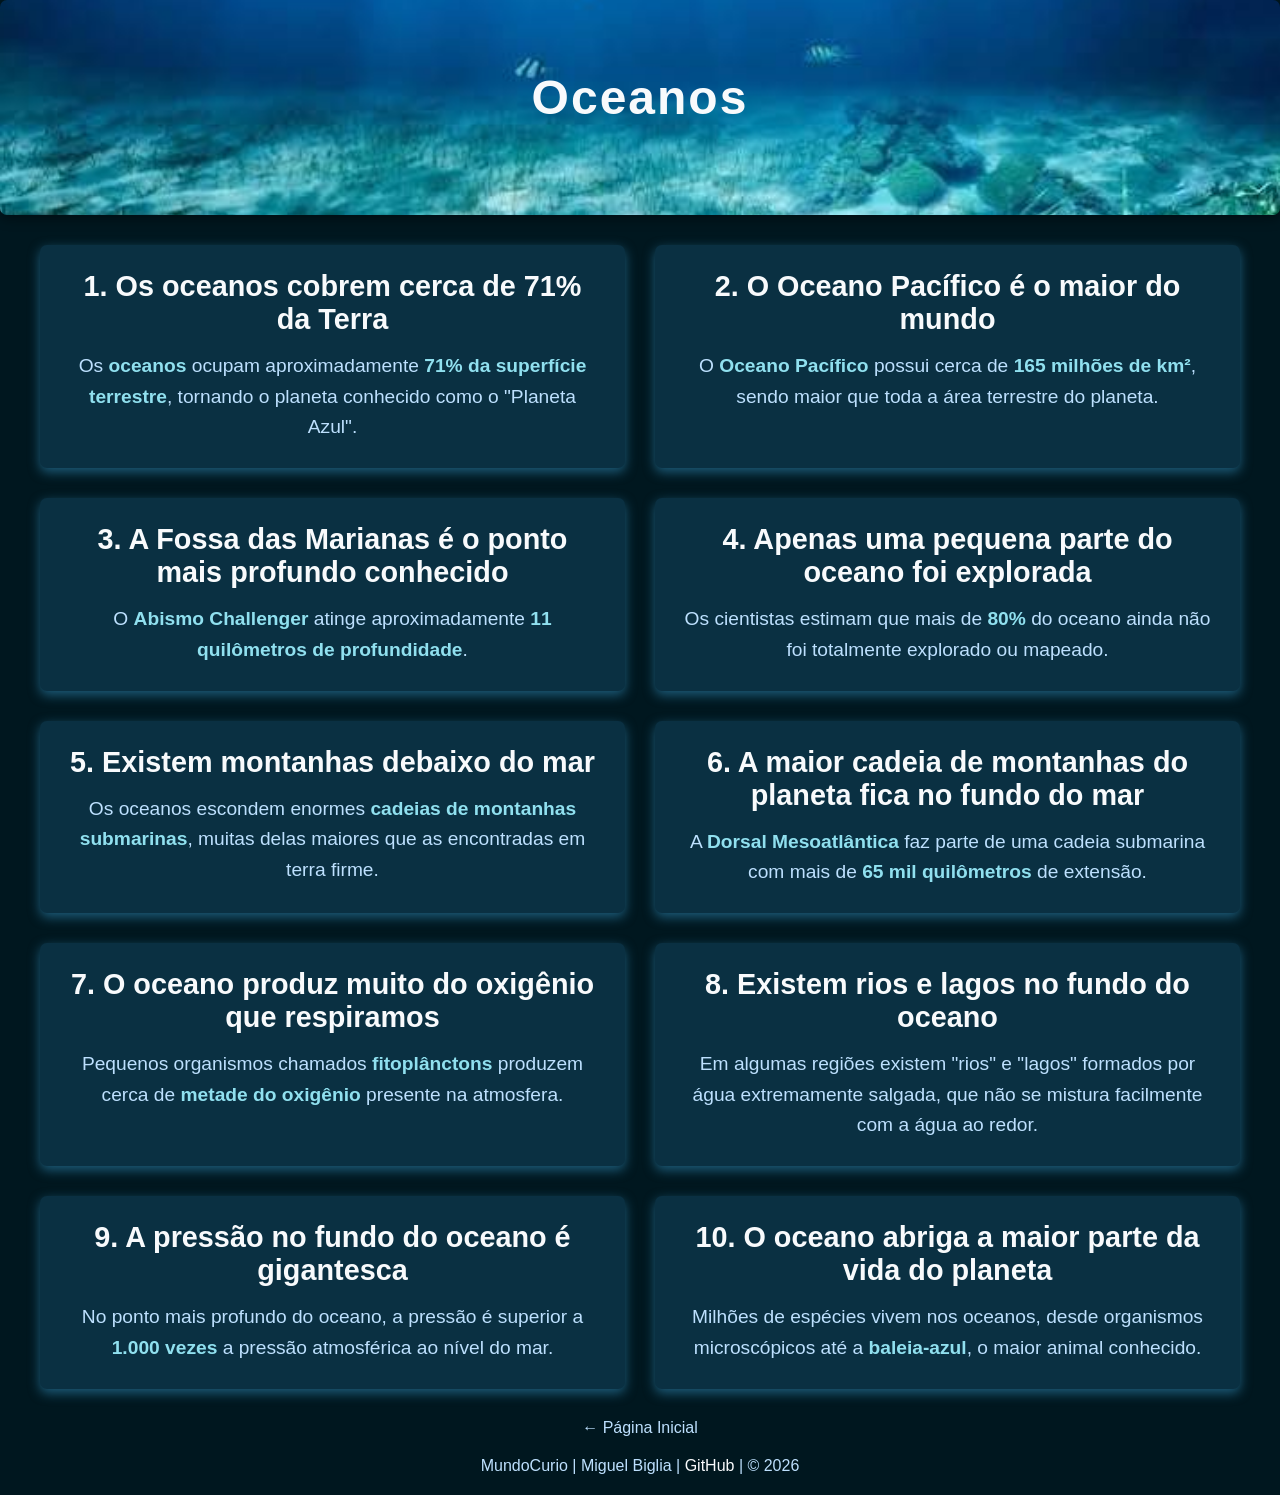
<file: paginas/oceanos.html>
<!DOCTYPE html>
<html lang="pt-br">
<head>
    <meta charset="UTF-8">
    <meta name="viewport" content="width=device-width, initial-scale=1.0">
    <title>Oceanos</title>
    <link rel="stylesheet" href="../estilos/oceanos.css">
    <link rel="shortcut icon" href="../imgs/index-icon.png" type="image/x-icon">

    <script type="text/javascript">
    (function(c,l,a,r,i,t,y){
        c[a]=c[a]||function(){(c[a].q=c[a].q||[]).push(arguments)};
        t=l.createElement(r);t.async=1;t.src="https://www.clarity.ms/tag/"+i;
        y=l.getElementsByTagName(r)[0];y.parentNode.insertBefore(t,y);
    })(window, document, "clarity", "script", "xs0aq0r7vb");
</script>
</head>
<body>

    <header>
        <h1>Oceanos</h1>
    </header>

    <main>

        <div>
            <h2>1. Os oceanos cobrem cerca de 71% da Terra</h2>
            <p>Os <strong>oceanos</strong> ocupam aproximadamente <strong>71% da superfície terrestre</strong>, tornando o planeta conhecido como o "Planeta Azul".</p>
        </div>

        <div>
            <h2>2. O Oceano Pacífico é o maior do mundo</h2>
            <p>O <strong>Oceano Pacífico</strong> possui cerca de <strong>165 milhões de km²</strong>, sendo maior que toda a área terrestre do planeta.</p>
        </div>

        <div>
            <h2>3. A Fossa das Marianas é o ponto mais profundo conhecido</h2>
            <p>O <strong>Abismo Challenger</strong> atinge aproximadamente <strong>11 quilômetros de profundidade</strong>.</p>
        </div>

        <div>
            <h2>4. Apenas uma pequena parte do oceano foi explorada</h2>
            <p>Os cientistas estimam que mais de <strong>80%</strong> do oceano ainda não foi totalmente explorado ou mapeado.</p>
        </div>

        <div>
            <h2>5. Existem montanhas debaixo do mar</h2>
            <p>Os oceanos escondem enormes <strong>cadeias de montanhas submarinas</strong>, muitas delas maiores que as encontradas em terra firme.</p>
        </div>

        <div>
            <h2>6. A maior cadeia de montanhas do planeta fica no fundo do mar</h2>
            <p>A <strong>Dorsal Mesoatlântica</strong> faz parte de uma cadeia submarina com mais de <strong>65 mil quilômetros</strong> de extensão.</p>
        </div>

        <div>
            <h2>7. O oceano produz muito do oxigênio que respiramos</h2>
            <p>Pequenos organismos chamados <strong>fitoplânctons</strong> produzem cerca de <strong>metade do oxigênio</strong> presente na atmosfera.</p>
        </div>

        <div>
            <h2>8. Existem rios e lagos no fundo do oceano</h2>
            <p>Em algumas regiões existem "rios" e "lagos" formados por água extremamente salgada, que não se mistura facilmente com a água ao redor.</p>
        </div>

        <div>
            <h2>9. A pressão no fundo do oceano é gigantesca</h2>
            <p>No ponto mais profundo do oceano, a pressão é superior a <strong>1.000 vezes</strong> a pressão atmosférica ao nível do mar.</p>
        </div>

        <div>
            <h2>10. O oceano abriga a maior parte da vida do planeta</h2>
            <p>Milhões de espécies vivem nos oceanos, desde organismos microscópicos até a <strong>baleia-azul</strong>, o maior animal conhecido.</p>
        </div>

    </main>

    <a href="../index.html">
        <p id="voltar">← Página Inicial</p>
    </a>

    <footer>
        <p>MundoCurio | Miguel Biglia | <a href="https://github.com/miguel-biglia">GitHub</a> | © 2026</p>
    </footer>

</body>
</html>
</file>
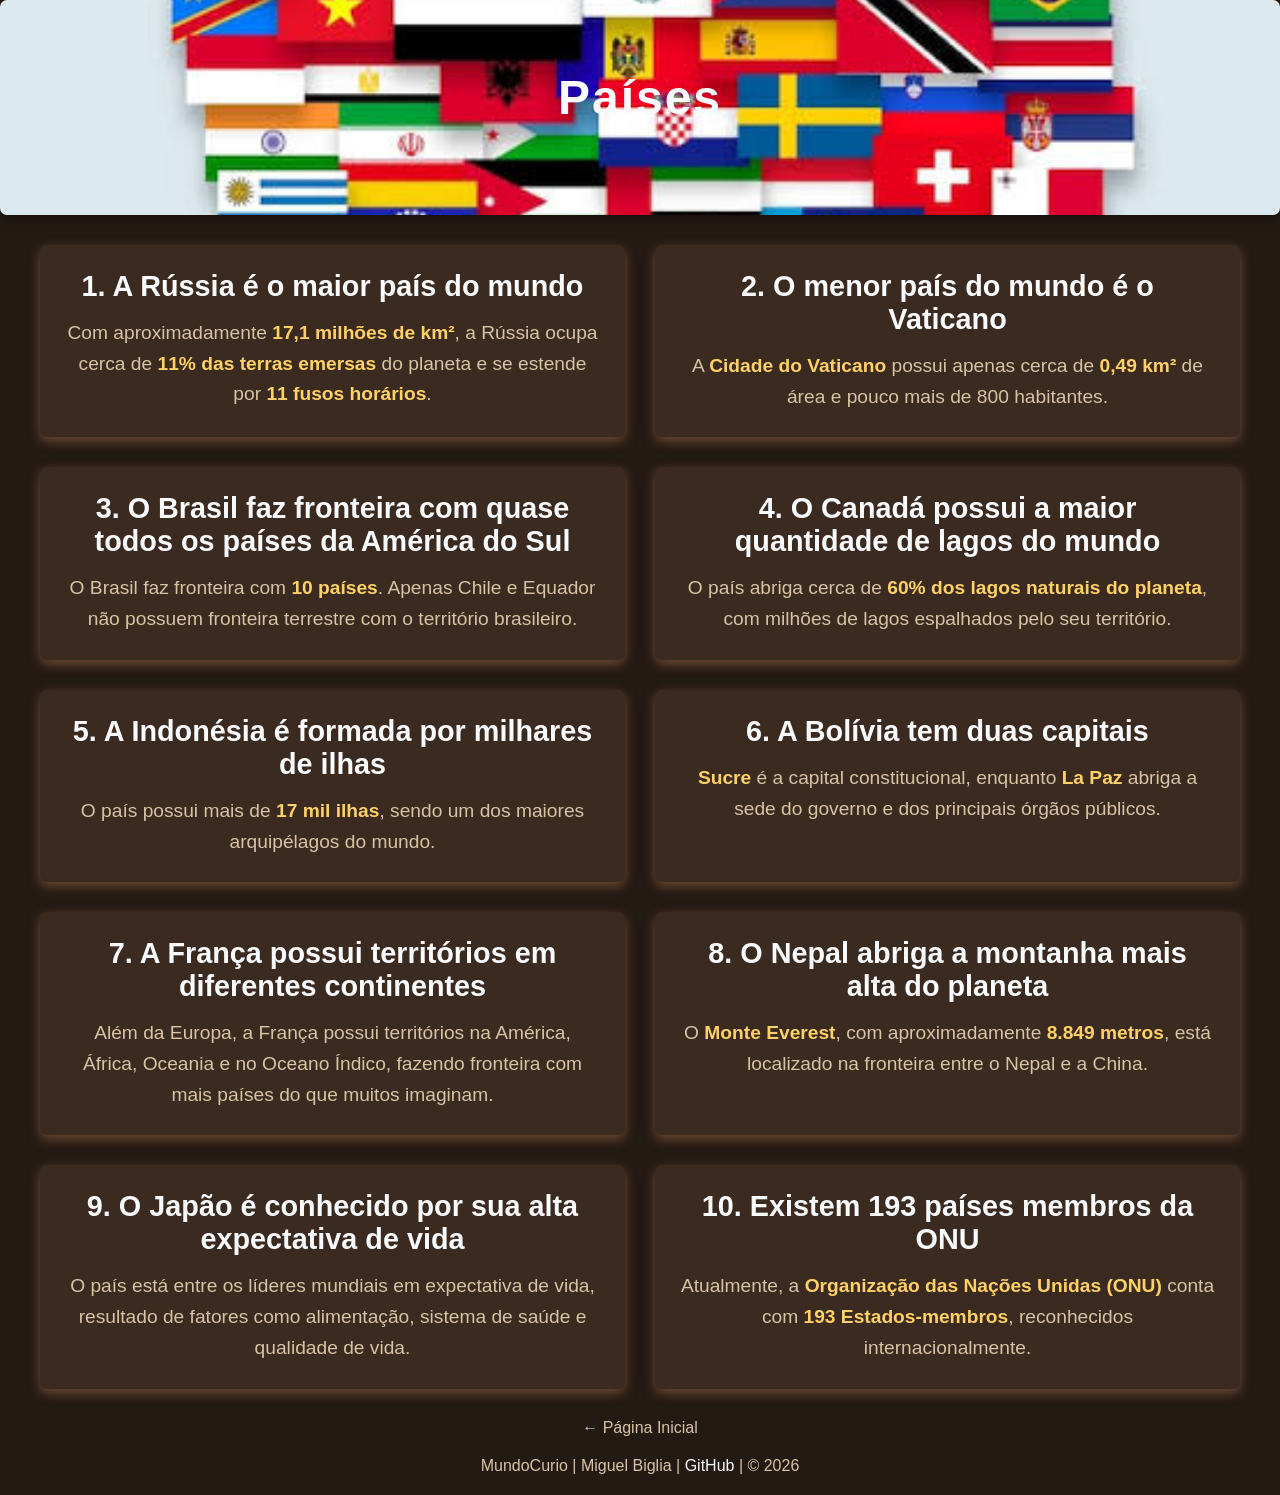
<file: paginas/paises.html>
<!DOCTYPE html>
<html lang="pt-br">
<head>
    <meta charset="UTF-8">
    <meta name="viewport" content="width=device-width, initial-scale=1.0">
    <title>Países</title>
    <link rel="stylesheet" href="../estilos/paises.css">
    <link rel="shortcut icon" href="../imgs/index-icon.png" type="image/x-icon">

    <script type="text/javascript">
    (function(c,l,a,r,i,t,y){
        c[a]=c[a]||function(){(c[a].q=c[a].q||[]).push(arguments)};
        t=l.createElement(r);t.async=1;t.src="https://www.clarity.ms/tag/"+i;
        y=l.getElementsByTagName(r)[0];y.parentNode.insertBefore(t,y);
    })(window, document, "clarity", "script", "xs0aq0r7vb");
</script>
</head>
<body>

    <header>
        <h1>Países</h1>
    </header>

    <main>

        <div>
            <h2>1. A Rússia é o maior país do mundo</h2>
            <p>Com aproximadamente <strong>17,1 milhões de km²</strong>, a Rússia ocupa cerca de <strong>11% das terras emersas</strong> do planeta e se estende por <strong>11 fusos horários</strong>.</p>
        </div>

        <div>
            <h2>2. O menor país do mundo é o Vaticano</h2>
            <p>A <strong>Cidade do Vaticano</strong> possui apenas cerca de <strong>0,49 km²</strong> de área e pouco mais de 800 habitantes.</p>
        </div>

        <div>
            <h2>3. O Brasil faz fronteira com quase todos os países da América do Sul</h2>
            <p>O Brasil faz fronteira com <strong>10 países</strong>. Apenas Chile e Equador não possuem fronteira terrestre com o território brasileiro.</p>
        </div>

        <div>
            <h2>4. O Canadá possui a maior quantidade de lagos do mundo</h2>
            <p>O país abriga cerca de <strong>60% dos lagos naturais do planeta</strong>, com milhões de lagos espalhados pelo seu território.</p>
        </div>

        <div>
            <h2>5. A Indonésia é formada por milhares de ilhas</h2>
            <p>O país possui mais de <strong>17 mil ilhas</strong>, sendo um dos maiores arquipélagos do mundo.</p>
        </div>

        <div>
            <h2>6. A Bolívia tem duas capitais</h2>
            <p><strong>Sucre</strong> é a capital constitucional, enquanto <strong>La Paz</strong> abriga a sede do governo e dos principais órgãos públicos.</p>
        </div>

        <div>
            <h2>7. A França possui territórios em diferentes continentes</h2>
            <p>Além da Europa, a França possui territórios na América, África, Oceania e no Oceano Índico, fazendo fronteira com mais países do que muitos imaginam.</p>
        </div>

        <div>
            <h2>8. O Nepal abriga a montanha mais alta do planeta</h2>
            <p>O <strong>Monte Everest</strong>, com aproximadamente <strong>8.849 metros</strong>, está localizado na fronteira entre o Nepal e a China.</p>
        </div>

        <div>
            <h2>9. O Japão é conhecido por sua alta expectativa de vida</h2>
            <p>O país está entre os líderes mundiais em expectativa de vida, resultado de fatores como alimentação, sistema de saúde e qualidade de vida.</p>
        </div>

        <div>
            <h2>10. Existem 193 países membros da ONU</h2>
            <p>Atualmente, a <strong>Organização das Nações Unidas (ONU)</strong> conta com <strong>193 Estados-membros</strong>, reconhecidos internacionalmente.</p>
        </div>

    </main>

    <a href="../index.html">
        <p id="voltar">← Página Inicial</p>
    </a>

    <footer>
        <p>MundoCurio | Miguel Biglia | <a href="https://github.com/miguel-biglia">GitHub</a> | © 2026</p>
    </footer>

</body>
</html>
</file>
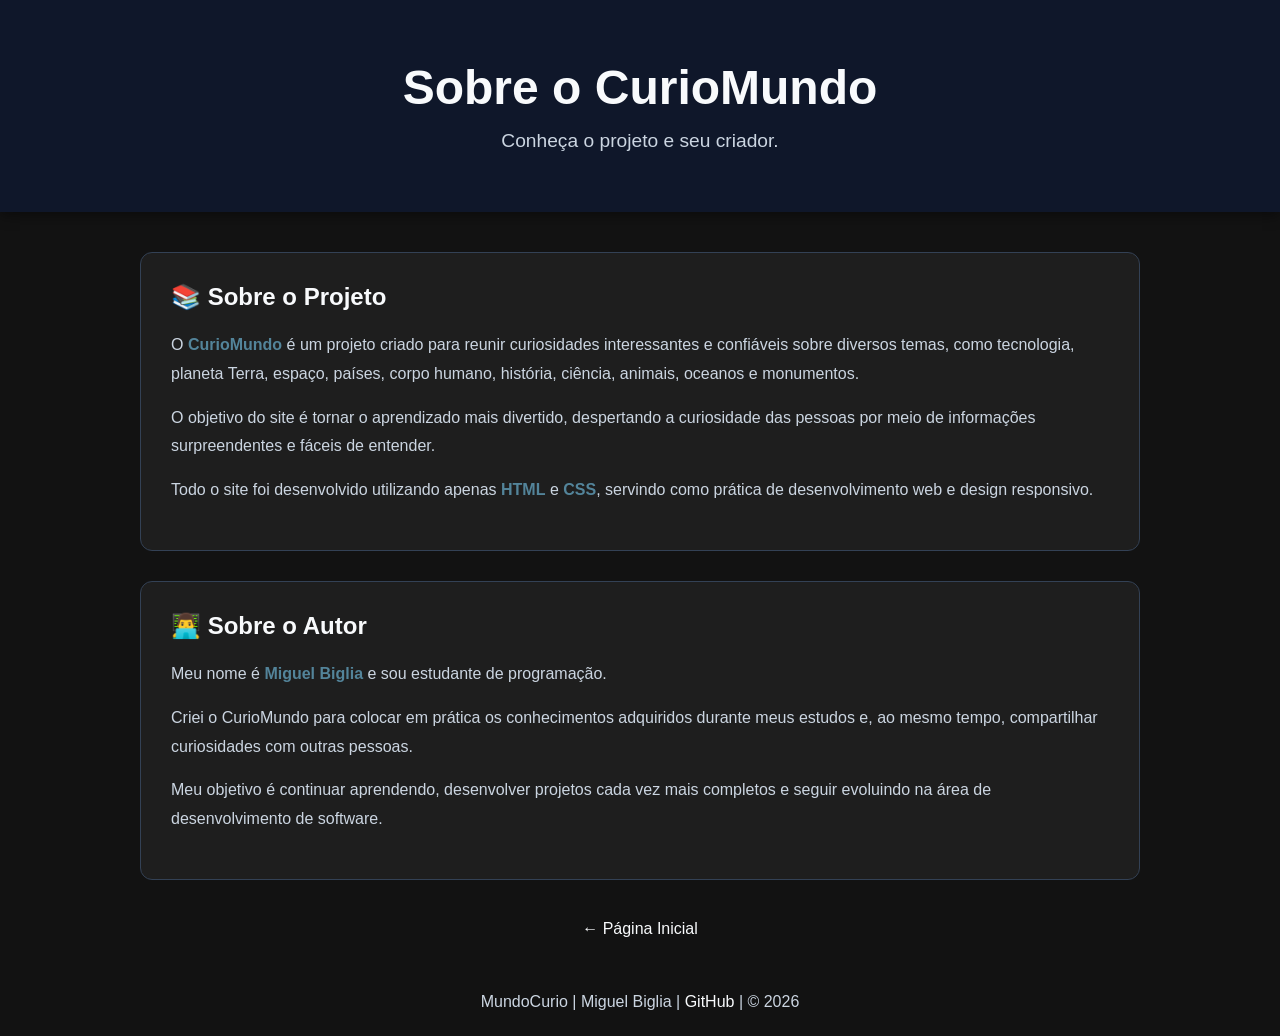
<file: paginas/sobre.html>
<!DOCTYPE html>
<html lang="pt-br">
<head>
    <meta charset="UTF-8">
    <meta name="viewport" content="width=device-width, initial-scale=1.0">
    <title>Sobre - CurioMundo</title>
    <link rel="stylesheet" href="../estilos/sobre.css">
    <link rel="shortcut icon" href="../imgs/index-icon.png" type="image/x-icon">

    <script type="text/javascript">
    (function(c,l,a,r,i,t,y){
        c[a]=c[a]||function(){(c[a].q=c[a].q||[]).push(arguments)};
        t=l.createElement(r);t.async=1;t.src="https://www.clarity.ms/tag/"+i;
        y=l.getElementsByTagName(r)[0];y.parentNode.insertBefore(t,y);
    })(window, document, "clarity", "script", "xs0aq0r7vb");
</script>
</head>
<body>

    <header>
        <h1>Sobre o CurioMundo</h1>
        <h2>Conheça o projeto e seu criador.</h2>
    </header>

    <main>

        <section class="card">
            <h2>📚 Sobre o Projeto</h2>

            <p>
                O <strong>CurioMundo</strong> é um projeto criado para reunir curiosidades interessantes e confiáveis sobre diversos temas, como tecnologia, planeta Terra, espaço, países, corpo humano, história, ciência, animais, oceanos e monumentos.
            </p>

            <p>
                O objetivo do site é tornar o aprendizado mais divertido, despertando a curiosidade das pessoas por meio de informações surpreendentes e fáceis de entender.
            </p>

            <p>
                Todo o site foi desenvolvido utilizando apenas <strong>HTML</strong> e <strong>CSS</strong>, servindo como prática de desenvolvimento web e design responsivo.
            </p>
        </section>

        <section class="card">
            <h2>👨‍💻 Sobre o Autor</h2>

            <p>
                Meu nome é <strong>Miguel Biglia</strong> e sou estudante de programação.
            </p>

            <p>
                Criei o CurioMundo para colocar em prática os conhecimentos adquiridos durante meus estudos e, ao mesmo tempo, compartilhar curiosidades com outras pessoas.
            </p>

            <p>
                Meu objetivo é continuar aprendendo, desenvolver projetos cada vez mais completos e seguir evoluindo na área de desenvolvimento de software.
            </p>
        </section>

    </main>

    <a href="../index.html">
        <p id="voltar">← Página Inicial</p>
    </a>

    <footer>
        <p>MundoCurio | Miguel Biglia | <a href="https://github.com/miguel-biglia">GitHub</a> | © 2026</p>
    </footer>

</body>
</html>
</file>
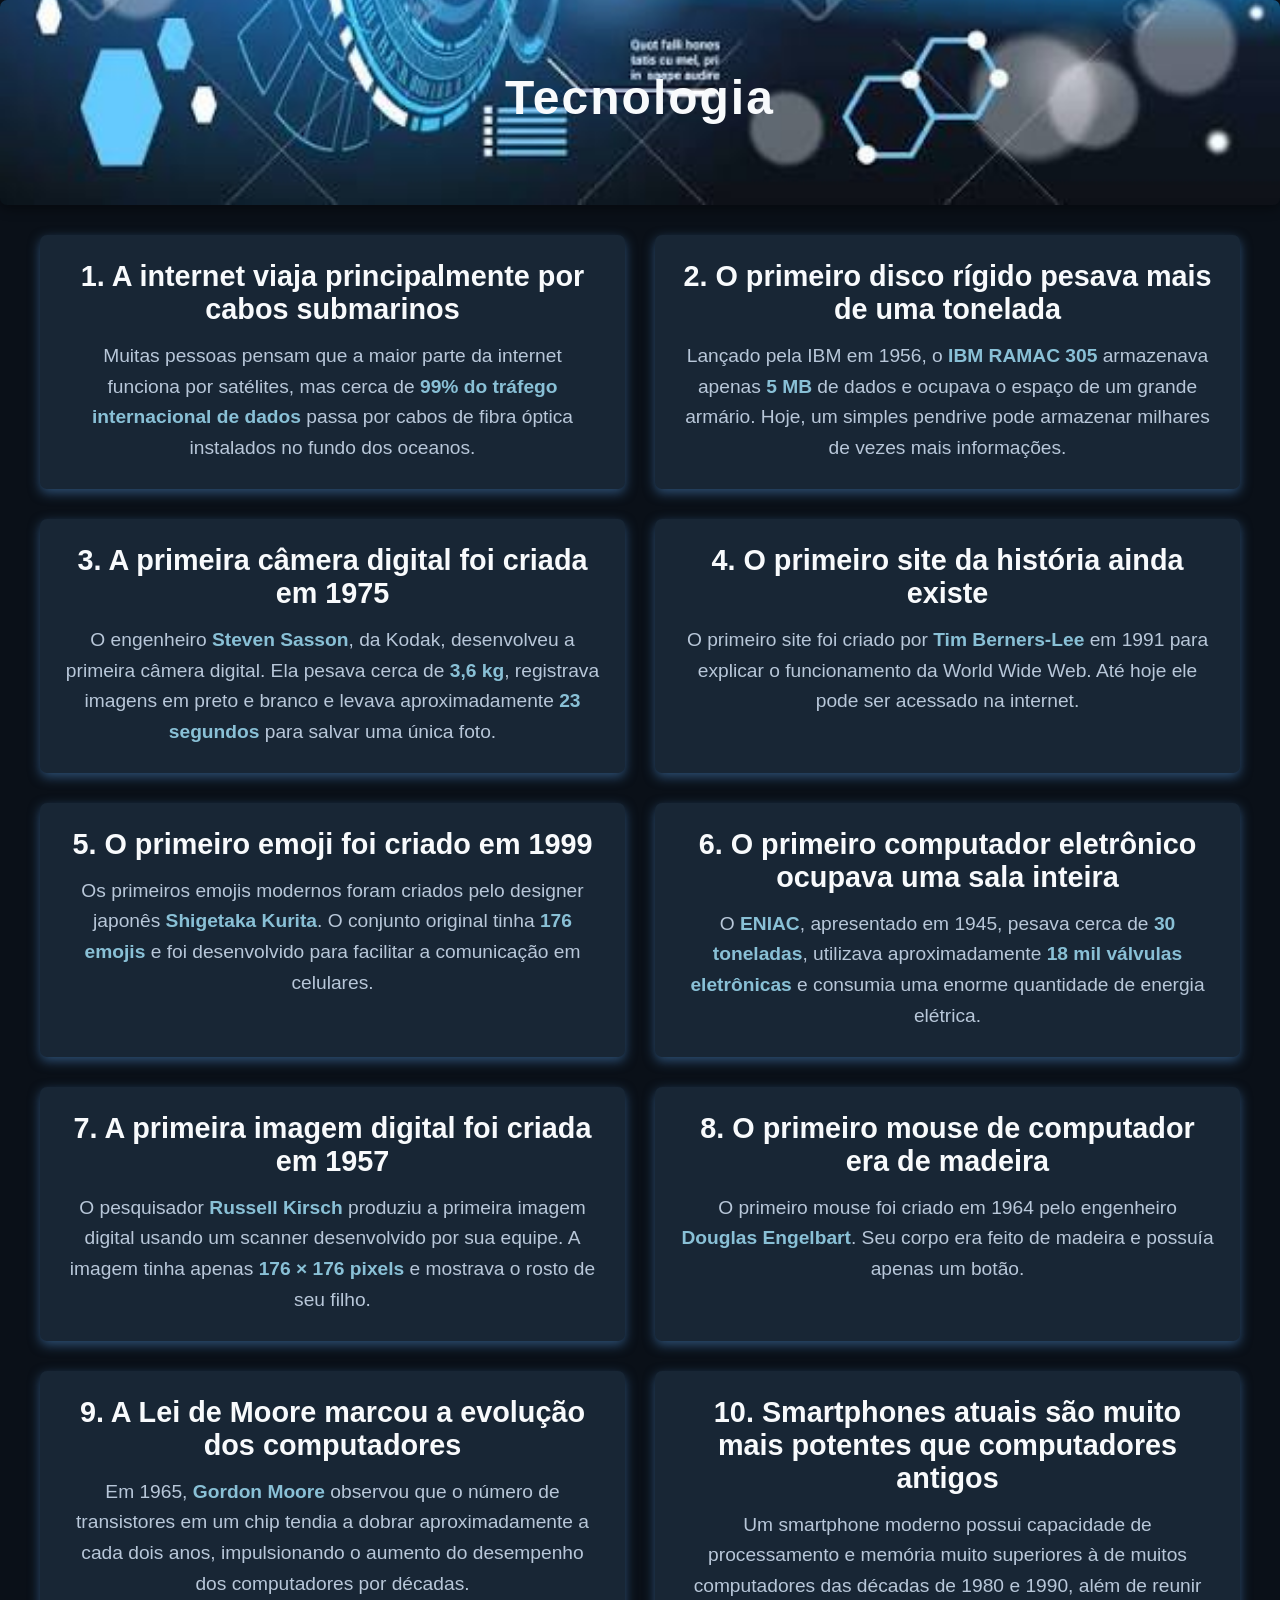
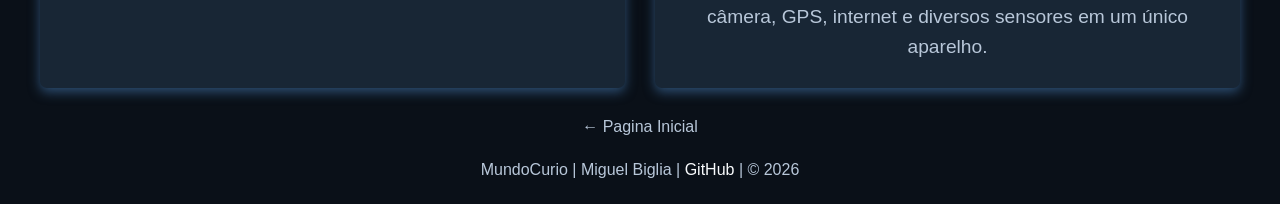
<file: paginas/tecnologia.html>
<!DOCTYPE html>
<html lang="pt-br">
<head>
    <meta charset="UTF-8">
    <meta name="viewport" content="width=device-width, initial-scale=1.0">
    <title>Tecnologia</title>
    <link rel="stylesheet" href="../estilos/tecnologia.css">
    <link rel="shortcut icon" href="../imgs/index-icon.png" type="image/x-icon">

    <script type="text/javascript">
    (function(c,l,a,r,i,t,y){
        c[a]=c[a]||function(){(c[a].q=c[a].q||[]).push(arguments)};
        t=l.createElement(r);t.async=1;t.src="https://www.clarity.ms/tag/"+i;
        y=l.getElementsByTagName(r)[0];y.parentNode.insertBefore(t,y);
    })(window, document, "clarity", "script", "xs0aq0r7vb");
</script>
</head>
<body>
    
    
        <header>
            <h1>Tecnologia</h1>
        </header>

    <main>
    
        <div>
            <h2>1. A internet viaja principalmente por cabos submarinos</h2>
            <p>Muitas pessoas pensam que a maior parte da internet funciona por satélites, mas cerca de <strong>99% do tráfego internacional de dados</strong> passa por cabos de fibra óptica instalados no fundo dos oceanos.</p>
        </div>
    
        <div>
            <h2>2. O primeiro disco rígido pesava mais de uma tonelada</h2>
            <p>Lançado pela IBM em 1956, o <strong>IBM RAMAC 305</strong> armazenava apenas <strong>5 MB</strong> de dados e ocupava o espaço de um grande armário. Hoje, um simples pendrive pode armazenar milhares de vezes mais informações.</p>
        </div>
    
        <div>
            <h2>3. A primeira câmera digital foi criada em 1975</h2>
            <p>O engenheiro <strong>Steven Sasson</strong>, da Kodak, desenvolveu a primeira câmera digital. Ela pesava cerca de <strong>3,6 kg</strong>, registrava imagens em preto e branco e levava aproximadamente <strong>23 segundos</strong> para salvar uma única foto.</p>
        </div>
    
        <div>
            <h2>4. O primeiro site da história ainda existe</h2>
            <p>O primeiro site foi criado por <strong>Tim Berners-Lee</strong> em 1991 para explicar o funcionamento da World Wide Web. Até hoje ele pode ser acessado na internet.</p>
        </div>
    
        <div>
            <h2>5. O primeiro emoji foi criado em 1999</h2>
            <p>Os primeiros emojis modernos foram criados pelo designer japonês <strong>Shigetaka Kurita</strong>. O conjunto original tinha <strong>176 emojis</strong> e foi desenvolvido para facilitar a comunicação em celulares.</p>
        </div>
    
        <div>
            <h2>6. O primeiro computador eletrônico ocupava uma sala inteira</h2>
            <p>O <strong>ENIAC</strong>, apresentado em 1945, pesava cerca de <strong>30 toneladas</strong>, utilizava aproximadamente <strong>18 mil válvulas eletrônicas</strong> e consumia uma enorme quantidade de energia elétrica.</p>
        </div>
    
        <div>
            <h2>7. A primeira imagem digital foi criada em 1957</h2>
            <p>O pesquisador <strong>Russell Kirsch</strong> produziu a primeira imagem digital usando um scanner desenvolvido por sua equipe. A imagem tinha apenas <strong>176 × 176 pixels</strong> e mostrava o rosto de seu filho.</p>
        </div>
    
        <div>
            <h2>8. O primeiro mouse de computador era de madeira</h2>
            <p>O primeiro mouse foi criado em 1964 pelo engenheiro <strong>Douglas Engelbart</strong>. Seu corpo era feito de madeira e possuía apenas um botão.</p>
        </div>
    
        <div>
            <h2>9. A Lei de Moore marcou a evolução dos computadores</h2>
            <p>Em 1965, <strong>Gordon Moore</strong> observou que o número de transistores em um chip tendia a dobrar aproximadamente a cada dois anos, impulsionando o aumento do desempenho dos computadores por décadas.</p>
        </div>
    
        <div>
            <h2>10. Smartphones atuais são muito mais potentes que computadores antigos</h2>
            <p>Um smartphone moderno possui capacidade de processamento e memória muito superiores à de muitos computadores das décadas de 1980 e 1990, além de reunir câmera, GPS, internet e diversos sensores em um único aparelho. </p>
        </div>

    </main>
    
        <a href="../index.html">
            <p id="voltar">← Pagina Inicial</p>
        </a>
    
        <footer>
            <p>MundoCurio | Miguel Biglia | <a href="https://github.com/miguel-biglia" target="_blank">GitHub</a> | © 2026</p>
        </footer>

</body>
</html>
</file>
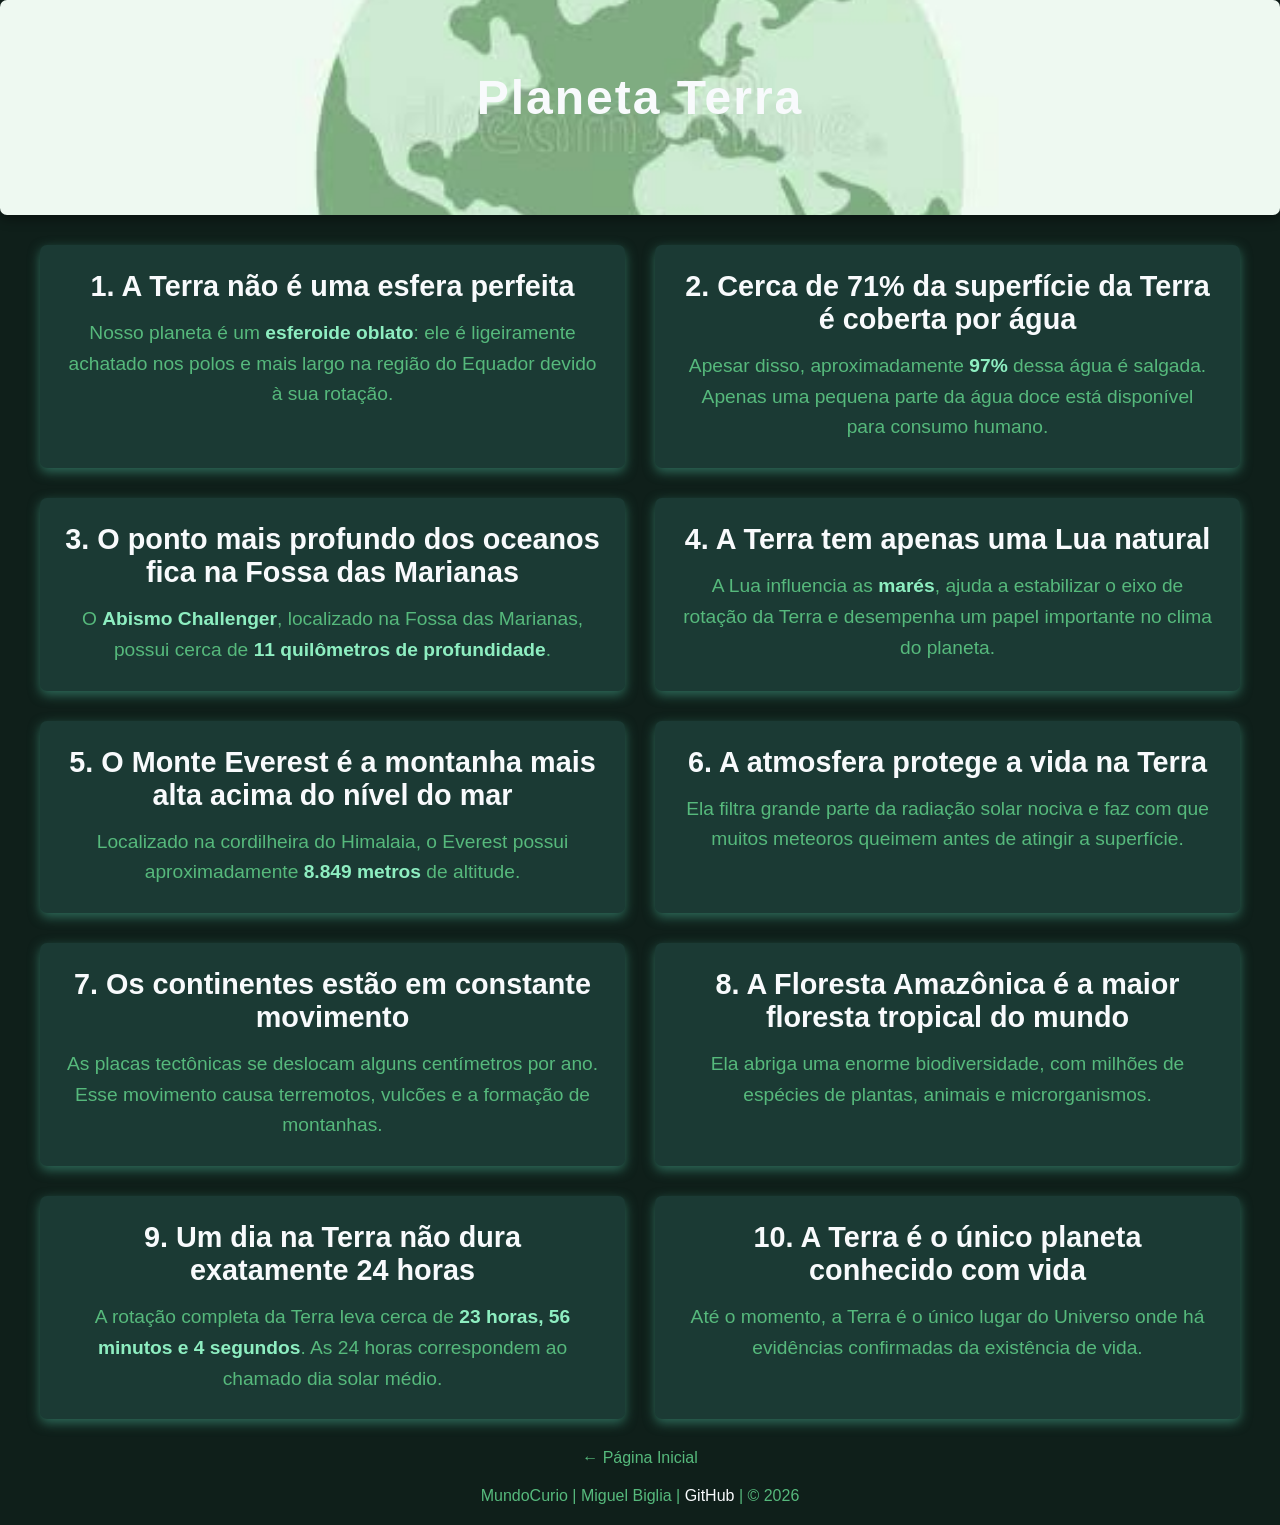
<file: paginas/terra.html>
<!DOCTYPE html>
<html lang="pt-br">
<head>
    <meta charset="UTF-8">
    <meta name="viewport" content="width=device-width, initial-scale=1.0">
    <title>Planeta Terra</title>
    <link rel="stylesheet" href="../estilos/terra.css">
    <link rel="shortcut icon" href="../imgs/index-icon.png" type="image/x-icon">

    <script type="text/javascript">
    (function(c,l,a,r,i,t,y){
        c[a]=c[a]||function(){(c[a].q=c[a].q||[]).push(arguments)};
        t=l.createElement(r);t.async=1;t.src="https://www.clarity.ms/tag/"+i;
        y=l.getElementsByTagName(r)[0];y.parentNode.insertBefore(t,y);
    })(window, document, "clarity", "script", "xs0aq0r7vb");
</script>
</head>
<body>

    <header>
        <h1>Planeta Terra</h1>
    </header>

    <main>

        <div>
            <h2>1. A Terra não é uma esfera perfeita</h2>
            <p>Nosso planeta é um <strong>esferoide oblato</strong>: ele é ligeiramente achatado nos polos e mais largo na região do Equador devido à sua rotação.</p>
        </div>

        <div>
            <h2>2. Cerca de 71% da superfície da Terra é coberta por água</h2>
            <p>Apesar disso, aproximadamente <strong>97%</strong> dessa água é salgada. Apenas uma pequena parte da água doce está disponível para consumo humano.</p>
        </div>

        <div>
            <h2>3. O ponto mais profundo dos oceanos fica na Fossa das Marianas</h2>
            <p>O <strong>Abismo Challenger</strong>, localizado na Fossa das Marianas, possui cerca de <strong>11 quilômetros de profundidade</strong>.</p>
        </div>

        <div>
            <h2>4. A Terra tem apenas uma Lua natural</h2>
            <p>A Lua influencia as <strong>marés</strong>, ajuda a estabilizar o eixo de rotação da Terra e desempenha um papel importante no clima do planeta.</p>
        </div>

        <div>
            <h2>5. O Monte Everest é a montanha mais alta acima do nível do mar</h2>
            <p>Localizado na cordilheira do Himalaia, o Everest possui aproximadamente <strong>8.849 metros</strong> de altitude.</p>
        </div>

        <div>
            <h2>6. A atmosfera protege a vida na Terra</h2>
            <p>Ela filtra grande parte da radiação solar nociva e faz com que muitos meteoros queimem antes de atingir a superfície.</p>
        </div>

        <div>
            <h2>7. Os continentes estão em constante movimento</h2>
            <p>As placas tectônicas se deslocam alguns centímetros por ano. Esse movimento causa terremotos, vulcões e a formação de montanhas.</p>
        </div>

        <div>
            <h2>8. A Floresta Amazônica é a maior floresta tropical do mundo</h2>
            <p>Ela abriga uma enorme biodiversidade, com milhões de espécies de plantas, animais e microrganismos.</p>
        </div>

        <div>
            <h2>9. Um dia na Terra não dura exatamente 24 horas</h2>
            <p>A rotação completa da Terra leva cerca de <strong>23 horas, 56 minutos e 4 segundos</strong>. As 24 horas correspondem ao chamado dia solar médio.</p>
        </div>

        <div>
            <h2>10. A Terra é o único planeta conhecido com vida</h2>
            <p>Até o momento, a Terra é o único lugar do Universo onde há evidências confirmadas da existência de vida.</p>
        </div>

    </main>

    <a href="../index.html">
        <p id="voltar">← Página Inicial</p>
    </a>

    <footer>
        <p>MundoCurio | Miguel Biglia | <a href="https://github.com/miguel-biglia">GitHub</a> | © 2026</p>
    </footer>

</body>
</html>
</file>
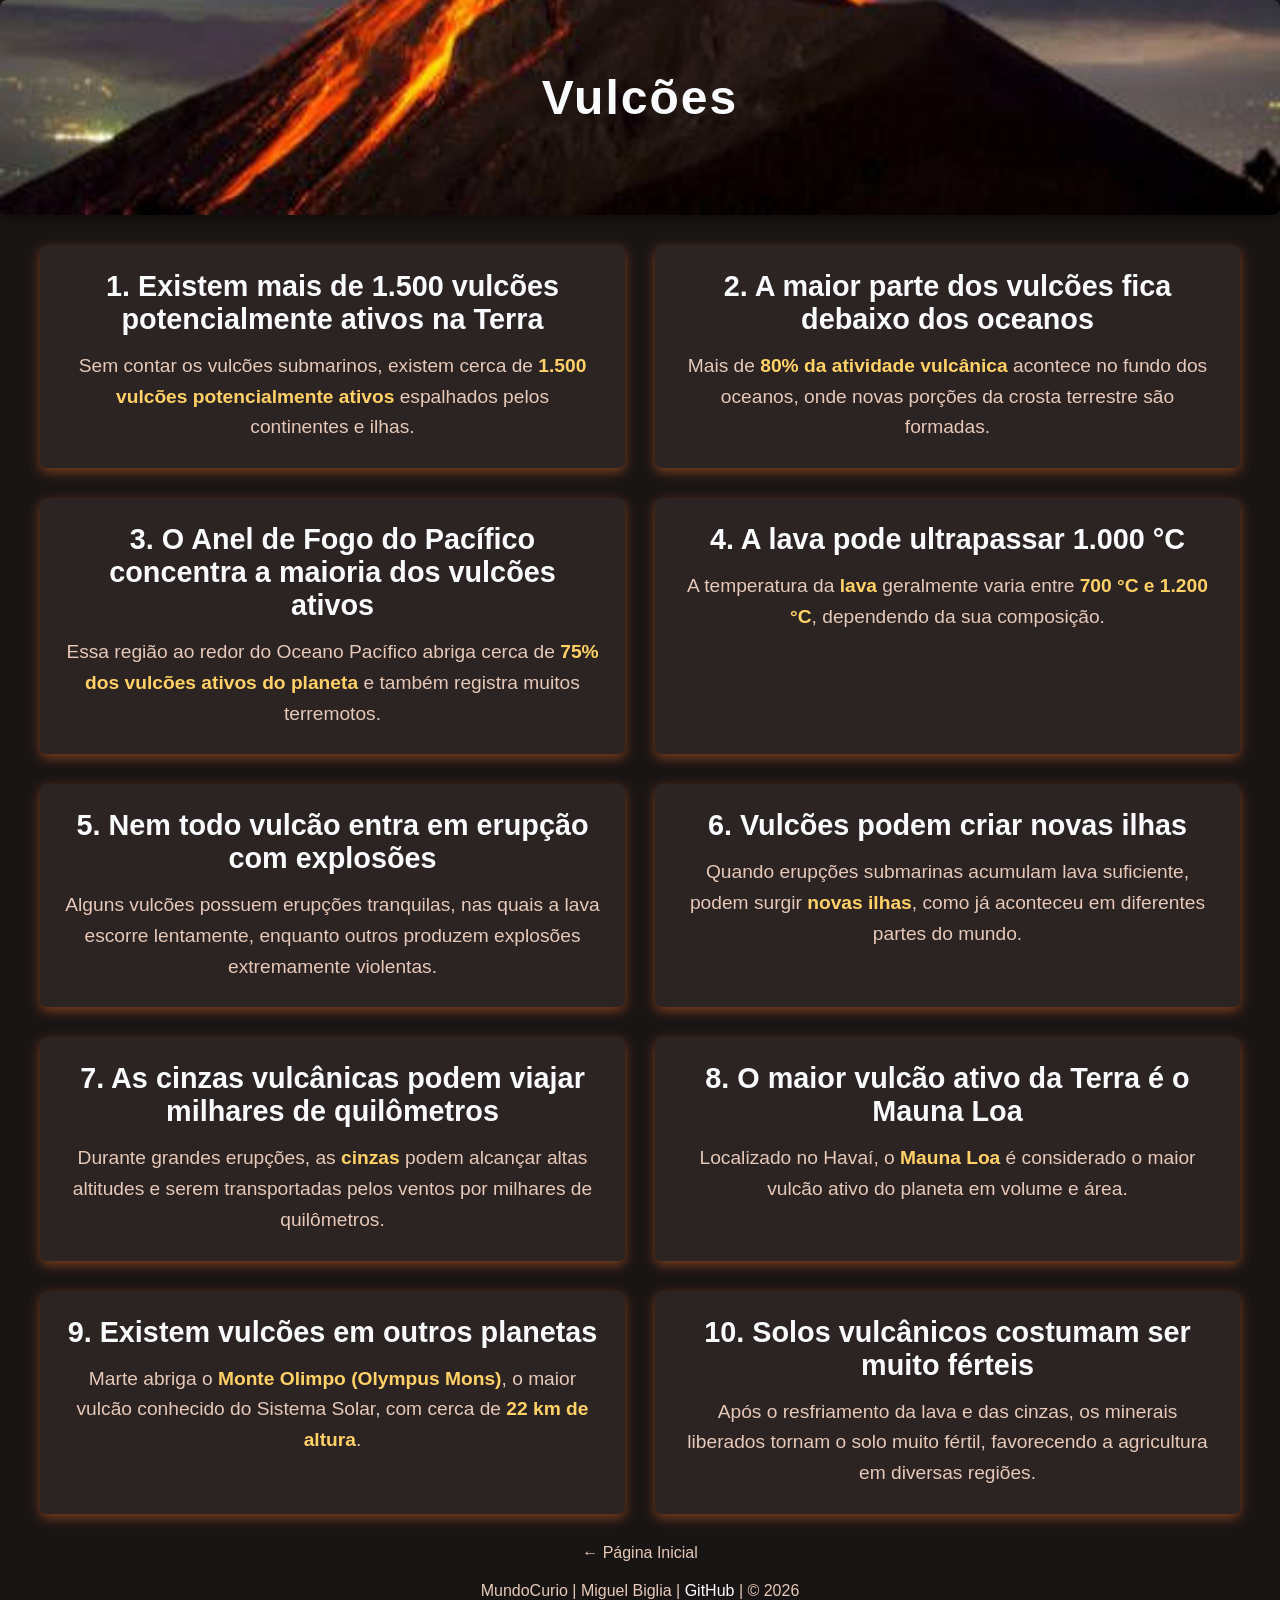
<file: paginas/vulcoes.html>
<!DOCTYPE html>
<html lang="pt-br">
<head>
    <meta charset="UTF-8">
    <meta name="viewport" content="width=device-width, initial-scale=1.0">
    <title>Vulcões</title>
    <link rel="stylesheet" href="../estilos/vulcoes.css">
    <link rel="shortcut icon" href="../imgs/index-icon.png" type="image/x-icon">

    <script type="text/javascript">
    (function(c,l,a,r,i,t,y){
        c[a]=c[a]||function(){(c[a].q=c[a].q||[]).push(arguments)};
        t=l.createElement(r);t.async=1;t.src="https://www.clarity.ms/tag/"+i;
        y=l.getElementsByTagName(r)[0];y.parentNode.insertBefore(t,y);
    })(window, document, "clarity", "script", "xs0aq0r7vb");
</script>
</head>
<body>

    <header>
        <h1>Vulcões</h1>
    </header>

    <main>

        <div>
            <h2>1. Existem mais de 1.500 vulcões potencialmente ativos na Terra</h2>
            <p>Sem contar os vulcões submarinos, existem cerca de <strong>1.500 vulcões potencialmente ativos</strong> espalhados pelos continentes e ilhas.</p>
        </div>

        <div>
            <h2>2. A maior parte dos vulcões fica debaixo dos oceanos</h2>
            <p>Mais de <strong>80% da atividade vulcânica</strong> acontece no fundo dos oceanos, onde novas porções da crosta terrestre são formadas.</p>
        </div>

        <div>
            <h2>3. O Anel de Fogo do Pacífico concentra a maioria dos vulcões ativos</h2>
            <p>Essa região ao redor do Oceano Pacífico abriga cerca de <strong>75% dos vulcões ativos do planeta</strong> e também registra muitos terremotos.</p>
        </div>

        <div>
            <h2>4. A lava pode ultrapassar 1.000 °C</h2>
            <p>A temperatura da <strong>lava</strong> geralmente varia entre <strong>700 °C e 1.200 °C</strong>, dependendo da sua composição.</p>
        </div>

        <div>
            <h2>5. Nem todo vulcão entra em erupção com explosões</h2>
            <p>Alguns vulcões possuem erupções tranquilas, nas quais a lava escorre lentamente, enquanto outros produzem explosões extremamente violentas.</p>
        </div>

        <div>
            <h2>6. Vulcões podem criar novas ilhas</h2>
            <p>Quando erupções submarinas acumulam lava suficiente, podem surgir <strong>novas ilhas</strong>, como já aconteceu em diferentes partes do mundo.</p>
        </div>

        <div>
            <h2>7. As cinzas vulcânicas podem viajar milhares de quilômetros</h2>
            <p>Durante grandes erupções, as <strong>cinzas</strong> podem alcançar altas altitudes e serem transportadas pelos ventos por milhares de quilômetros.</p>
        </div>

        <div>
            <h2>8. O maior vulcão ativo da Terra é o Mauna Loa</h2>
            <p>Localizado no Havaí, o <strong>Mauna Loa</strong> é considerado o maior vulcão ativo do planeta em volume e área.</p>
        </div>

        <div>
            <h2>9. Existem vulcões em outros planetas</h2>
            <p>Marte abriga o <strong>Monte Olimpo (Olympus Mons)</strong>, o maior vulcão conhecido do Sistema Solar, com cerca de <strong>22 km de altura</strong>.</p>
        </div>

        <div>
            <h2>10. Solos vulcânicos costumam ser muito férteis</h2>
            <p>Após o resfriamento da lava e das cinzas, os minerais liberados tornam o solo muito fértil, favorecendo a agricultura em diversas regiões.</p>
        </div>

    </main>

    <a href="../index.html">
        <p id="voltar">← Página Inicial</p>
    </a>

    <footer>
        <p>MundoCurio | Miguel Biglia | <a href="https://github.com/miguel-biglia">GitHub</a> | © 2026</p>
    </footer>

</body>
</html>
</file>
<file: estilos/index.css>
*{
    margin: 0;
    padding: 0;
    box-sizing: border-box;
    font-family: Arial, Helvetica, sans-serif;
    color: var(--texto);
}

:root{
    --cabecalho: #0F172A;

    --fundo: #121212;

    --cards: #1E1E1E;
    --borda-card: #334155;

    --botoes: #3B82F6;
    --botoes-hover: #60A5FA;

    --strong: #fff;

    --texto: #F8FAFC;
    --texto-secundario: #CBD5E1;
}

body{
    background: var(--fundo);
}

/* =======================
   ANIMAÇÃO
======================= */

@keyframes aparecer{
    from{
        opacity: 0;
        transform: translateY(40px);
    }

    to{
        opacity: 1;
        transform: translateY(0);
    }
}

/* =======================
   CABEÇALHO
======================= */


header{
    background: var(--cabecalho);
    text-align: center;
    padding: 35px 20px;
    box-shadow: 0 4px 12px rgba(0,0,0,.4);

    opacity: 0;
    animation: aparecer 1s ease forwards;
}

header h1{
    font-size: 3rem;
    margin-bottom: 10px;
    letter-spacing: 2px;
}

strong{
    color: var(--strong);
}

header h2{
    font-size: 1.2rem;
    font-weight: normal;
    color: var(--texto-secundario);
    max-width: 700px;
    margin: 0 auto 30px;
    line-height: 1.5;
}

nav{
    display: flex;
    justify-content: center;
    gap: 25px;
}

nav a{
    text-decoration: none;
    font-size: 1rem;
    font-weight: bold;
    padding: 10px 18px;
    border-radius: 8px;
    transition: .3s;
}

nav a:hover{
    background: var(--botoes-hover);
}

/* =======================
   CARDS
======================= */

main{
    display: grid;
    grid-template-columns: repeat(2, 1fr);
    gap: 30px;
    width: 90%;
    max-width: 1100px;
    margin: 40px auto;
}

main div{
    background: var(--cards);
    width: 100%;
    max-width: 305px;
    min-height: 340px;

    margin: auto;
    padding: 15px;

    border-radius: 10px;
    border: 1px solid var(--borda-card);

    text-align: center;

    opacity: 0;
    transform: translateY(40px);

    animation: aparecer .8s ease forwards;

    transition: transform .3s, box-shadow .3s;
}

main div:hover{
    transform: translateY(-8px);
    box-shadow: 0 0 20px rgba(59,130,246,.4);
}

main div button{
    margin-top: 20px;
}

#terra{
    max-width: 300px;
    min-height: 340px;
}

#espaco{
    max-width: 300px;
    min-height: 340px;
}

main div h1{
    margin-bottom: 10px;
}

main img{
    width: 100%;
    height: 200px;
    object-fit: cover;
    border-radius: 10px;
}

main p{
    margin: 10px 0;
    line-height: 1.5;
}

main button{
    background: var(--botoes);
    color: var(--texto);
    border: none;
    border-radius: 6px;
    width: 100px;
    height: 35px;
    cursor: pointer;
    transition: .3s;
}

main button:hover{
    background: var(--botoes-hover);
}

/* =======================
   ANIMAÇÃO DOS CARDS
======================= */

main div:nth-child(1){
    animation-delay: .2s;
}

main div:nth-child(2){
    animation-delay: .4s;
}

main div:nth-child(3){
    animation-delay: .6s;
}

main div:nth-child(4){
    animation-delay: .8s;
}

/* =======================
   RODAPÉ
======================= */

footer{
    text-align: center;
    padding: 25px;
}

footer a{
    text-decoration: none;
}

footer a:hover{
    text-decoration: underline;
}

/* =======================
   TABLETS
======================= */

@media (max-width: 900px){

    main{
        grid-template-columns: 1fr;
    }

}

/* =======================
   CELULARES
======================= */

@media (max-width: 600px){

    header{
        padding: 25px 15px;
    }

    header h1{
        font-size: 2.2rem;
    }

    header h2{
        font-size: 1rem;
        margin-bottom: 20px;
    }

    nav{
        flex-direction: column;
        align-items: center;
        gap: 12px;
    }

    nav a{
        width: 150px;
        text-align: center;
    }

    main img{
        height: 180px;
    }

    main h1{
        font-size: 1.5rem;
    }

    main p{
        font-size: .95rem;
    }

    main button{
        width: 120px;
        height: 40px;
        font-size: 1rem;
    }

    footer{
        padding: 20px;
        font-size: .9rem;
    }

}
</file>
<file: estilos/animais.css>
*{
    margin: 0;
    padding: 0;
    box-sizing: border-box;
    font-family: Arial, Helvetica, sans-serif;
    color: var(--texto);
}

:root{
    --cabecalho: #355C4A;
    --fundo: #0F1714;
    --cards: #24352E;
    --borda-card: #4F7A65;

    --botoes: #E76F51;
    --botoes-hover: #F4A261;

    --texto: #FAFAFA;
    --texto-secundario: #C9E4D3;
    --strong: #FFD166;
}

body{
    background-color: var(--fundo);
}

/* ANIMAÇÃO */

@keyframes aparecer{
    from{
        opacity: 0;
        transform: translateY(40px);
    }

    to{
        opacity: 1;
        transform: translateY(0);
    }
}

h1{
    color: var(--texto);
}

p{
    color: var(--texto-secundario);
    text-align: center;
}

strong{
    color: var(--strong);
}

header{
    background-image: url("../imgs/animais.jpg");
    background-size: cover;
    background-position: top center;
    background-repeat: no-repeat;

    text-align: center;
    color: var(--texto);
    box-shadow: 0 4px 12px rgba(0,0,0,.4);
    border-radius: 7px;
    padding: 70px 20px;
    margin-bottom: 30px;

    opacity: 0;
    animation: aparecer 1s ease forwards;
}

header h1{
    font-size: 3rem;
    margin-bottom: 20px;
    letter-spacing: 2px;
}

/* GRID DAS CURIOSIDADES */

main{
    display: grid;
    grid-template-columns: repeat(2, 1fr);
    gap: 30px;

    width: 1200px;
    margin: 30px auto;
}

main div{
    font-size: 1.2em;

    background-color: var(--cards);
    border-radius: 7px;
    box-shadow: 0 4px 12px var(--borda-card);

    padding: 25px;
    text-align: center;

    opacity: 0;
    animation: aparecer .8s ease forwards;

    transition: transform .3s, box-shadow .3s;
}

main div:hover{
    transform: translateY(-6px);
    box-shadow: 0 8px 20px var(--botoes-hover);
}

main h2{
    margin-bottom: 15px;
}

main p{
    line-height: 1.6;
}

/* ANIMAÇÃO DOS CARDS */

main div:nth-child(1){animation-delay: .3s;}
main div:nth-child(2){animation-delay: .5s;}
main div:nth-child(3){animation-delay: .7s;}
main div:nth-child(4){animation-delay: .9s;}
main div:nth-child(5){animation-delay: 1.1s;}
main div:nth-child(6){animation-delay: 1.3s;}
main div:nth-child(7){animation-delay: 1.5s;}
main div:nth-child(8){animation-delay: 1.7s;}
main div:nth-child(9){animation-delay: 1.9s;}
main div:nth-child(10){animation-delay: 2.1s;}

/* LINKS */

a{
    text-decoration: none;
}

a:hover{
    text-decoration: underline;
}

/* RODAPÉ */

footer{
    text-align: center;
    margin: 20px;
}

/* RESPONSIVIDADE */

@media (max-width: 768px){

    header{
        padding: 50px 15px;
        border-radius: 0;
    }

    header h1{
        font-size: 1.8rem;
    }

    header h2{
        font-size: 1.1rem;
        color: var(--strong);
    }

    main{
        grid-template-columns: 1fr;
        width: 95%;
        gap: 20px;
    }

    main div{
        font-size: 1rem;
        padding: 20px;
    }

    main h2{
        font-size: 1.3rem;
    }

    main p{
        font-size: 1rem;
        line-height: 1.5;
    }

    footer{
        margin: 15px;
        font-size: .9rem;
    }
}
</file>
<file: estilos/ciencias.css>
*{
    margin: 0;
    padding: 0;
    box-sizing: border-box;
    font-family: Arial, Helvetica, sans-serif;
    color: var(--texto);
}

:root{
    --cabecalho: #12355B;
    --fundo: #0C1724;
    --cards: #1B2A41;
    --borda-card: #2F5D8C;         

    --botoes: #00B4D8;            
    --botoes-hover: #48CAE4;      

    --texto: #F8FAFC;            
    --texto-secundario: #B8D8F8;   
    --strong: #FFD166;            
}

body{
    background-color: var(--fundo);
}

/* ANIMAÇÃO */

@keyframes aparecer{
    from{
        opacity: 0;
        transform: translateY(40px);
    }

    to{
        opacity: 1;
        transform: translateY(0);
    }
}

h1{
    color: var(--texto);
}

p{
    color: var(--texto-secundario);
    text-align: center;
}

strong{
    color: var(--strong);
}

header{
    background-image: url("../imgs/ciencias.jpg");
    background-size: cover;
    background-position: bottom center;
    background-repeat: no-repeat;

    text-align: center;
    color: var(--texto);
    box-shadow: 0 4px 12px rgba(0,0,0,.4);
    border-radius: 7px;
    padding: 70px 20px;
    margin-bottom: 30px;

    opacity: 0;
    animation: aparecer 1s ease forwards;
}

header h1{
    font-size: 3rem;
    margin-bottom: 20px;
    letter-spacing: 2px;
}

/* GRID DAS CURIOSIDADES */

main{
    display: grid;
    grid-template-columns: repeat(2, 1fr);
    gap: 30px;

    width: 1200px;
    margin: 30px auto;
}

main div{
    font-size: 1.2em;

    background-color: var(--cards);
    border-radius: 7px;
    box-shadow: 0 4px 12px var(--borda-card);

    padding: 25px;
    text-align: center;

    opacity: 0;
    animation: aparecer .8s ease forwards;

    transition: transform .3s, box-shadow .3s;
}

main div:hover{
    transform: translateY(-6px);
    box-shadow: 0 8px 20px var(--botoes-hover);
}

main h2{
    margin-bottom: 15px;
}

main p{
    line-height: 1.6;
}

/* ANIMAÇÃO DOS CARDS */

main div:nth-child(1){animation-delay: .3s;}
main div:nth-child(2){animation-delay: .5s;}
main div:nth-child(3){animation-delay: .7s;}
main div:nth-child(4){animation-delay: .9s;}
main div:nth-child(5){animation-delay: 1.1s;}
main div:nth-child(6){animation-delay: 1.3s;}
main div:nth-child(7){animation-delay: 1.5s;}
main div:nth-child(8){animation-delay: 1.7s;}
main div:nth-child(9){animation-delay: 1.9s;}
main div:nth-child(10){animation-delay: 2.1s;}

/* LINKS */

a{
    text-decoration: none;
}

a:hover{
    text-decoration: underline;
}

/* RODAPÉ */

footer{
    text-align: center;
    margin: 20px;
}

/* RESPONSIVIDADE */

@media (max-width: 768px){

    header{
        padding: 50px 15px;
        border-radius: 0;
    }

    header h1{
        font-size: 1.8rem;
    }

    header h2{
        font-size: 1.1rem;
        color: var(--strong);
    }

    main{
        grid-template-columns: 1fr;
        width: 95%;
        gap: 20px;
    }

    main div{
        font-size: 1rem;
        padding: 20px;
    }

    main h2{
        font-size: 1.3rem;
    }

    main p{
        font-size: 1rem;
        line-height: 1.5;
    }

    footer{
        margin: 15px;
        font-size: .9rem;
    }
}
</file>
<file: estilos/corpo.css>
*{
    margin: 0;
    padding: 0;
    box-sizing: border-box;
    font-family: Arial, Helvetica, sans-serif;
    color: var(--texto);
}

:root{
    --cabecalho: #7B1E2B;          
    --fundo: #1A0F12;  
    --cards: #332025;         
    --borda-card: #9C3D4A; 

    --botoes: #E63946;             
    --botoes-hover: #FF6B6B;       

    --texto: #F8FAFC;             
    --texto-secundario: #F2C6C6;   
    --strong: #FFD166;            
}


@keyframes aparecer{
    from{
        opacity: 0;
        transform: translateY(40px);
    }

    to{
        opacity: 1;
        transform: translateY(0);
    }
}



body{
    background-color: var(--fundo);
    opacity: 0;
    animation: aparecer 2s ease forwards;
}

h1{
    color: var(--texto);
}

p{
    color: var(--texto-secundario);
    text-align: center;
}

strong{
    color: var(--strong);
}

header{
    background-image: url("../imgs/corpo.jpg");
    background-size: cover;
    background-position:  top center;
    background-repeat: no-repeat;

    text-align: center;
    color: var(--texto);
    box-shadow: 0 4px 12px rgba(0,0,0,.4);
    border-radius: 7px;
    padding: 70px 20px;
    margin-bottom: 30px;

    opacity: 0;
    animation: aparecer 1s ease forwards;
}

header h1{
    font-size: 3rem;
    margin-bottom: 20px;
    letter-spacing: 2px;
}

/* GRID DAS CURIOSIDADES */

main{
    display: grid;
    grid-template-columns: repeat(2, 1fr);
    gap: 30px;

    width: 1200px;
    margin: 30px auto;
}

main div{
    font-size: 1.2em;

    background-color: var(--cards);
    border-radius: 7px;
    box-shadow: 0 4px 12px var(--borda-card);

    padding: 25px;
    text-align: center;

    opacity: 0;
    animation: aparecer .8s ease forwards;

    transition: transform .3s, box-shadow .3s;
}

main div:hover{
    transform: translateY(-6px);
    box-shadow: 0 8px 20px var(--botoes-hover);
}

main h2{
    margin-bottom: 15px;
}

main p{
    line-height: 1.6;
}

/* ANIMAÇÃO DOS CARDS */

main div:nth-child(1){animation-delay: .3s;}
main div:nth-child(2){animation-delay: .5s;}
main div:nth-child(3){animation-delay: .7s;}
main div:nth-child(4){animation-delay: .9s;}
main div:nth-child(5){animation-delay: 1.1s;}
main div:nth-child(6){animation-delay: 1.3s;}
main div:nth-child(7){animation-delay: 1.5s;}
main div:nth-child(8){animation-delay: 1.7s;}
main div:nth-child(9){animation-delay: 1.9s;}
main div:nth-child(10){animation-delay: 2.1s;}

/* LINKS */

a{
    text-decoration: none;
}

a:hover{
    text-decoration: underline;
}

/* RODAPÉ */

footer{
    text-align: center;
    margin: 20px;
}

/* RESPONSIVIDADE */

@media (max-width: 768px){

    header{
        padding: 50px 15px;
        border-radius: 0;
    }

    header h1{
        font-size: 1.8rem;
    }

    header h2{
        font-size: 1.1rem;
        color: var(--strong);
    }

    main{
        grid-template-columns: 1fr;
        width: 95%;
        gap: 20px;
    }

    main div{
        font-size: 1rem;
        padding: 20px;
    }

    main h2{
        font-size: 1.3rem;
    }

    main p{
        font-size: 1rem;
        line-height: 1.5;
    }

    footer{
        margin: 15px;
        font-size: .9rem;
    }
}
</file>
<file: estilos/dinossauro.css>
*{
    margin: 0;
    padding: 0;
    box-sizing: border-box;
    font-family: Arial, Helvetica, sans-serif;
    color: var(--texto);
}

:root{
    --cabecalho: #2F4F2F;          
    --fundo: #1C241A;              
    --cards: #35452F;              
    --borda-card: #6B8E23;         

    --botoes: #8B5E34;             
    --botoes-hover: #B07D43;     

    --texto: #F8FAFC;              
    --texto-secundario: #D7E8C5; 
    --strong: #FFD166;             
}


@keyframes aparecer{
    from{
        opacity: 0;
        transform: translateY(40px);
    }

    to{
        opacity: 1;
        transform: translateY(0);
    }
}



body{
    background-color: var(--fundo);
    opacity: 0;
    animation: aparecer 2s ease forwards;
}

h1{
    color: var(--texto);
}

p{
    color: var(--texto-secundario);
    text-align: center;
}

strong{
    color: var(--strong);
}

header{
    background-image: url("../imgs/dinossauro.jpg");
    background-size: cover;
    background-position: center;
    background-repeat: no-repeat;

    text-align: center;
    color: var(--texto);
    box-shadow: 0 4px 12px rgba(0,0,0,.4);
    border-radius: 7px;
    padding: 70px 20px;
    margin-bottom: 30px;

    opacity: 0;
    animation: aparecer 1s ease forwards;
}

header h1{
    font-size: 3rem;
    margin-bottom: 20px;
    letter-spacing: 2px;
}

/* GRID DAS CURIOSIDADES */

main{
    display: grid;
    grid-template-columns: repeat(2, 1fr);
    gap: 30px;

    width: 1200px;
    margin: 30px auto;
}

main div{
    font-size: 1.2em;

    background-color: var(--cards);
    border-radius: 7px;
    box-shadow: 0 4px 12px var(--borda-card);

    padding: 25px;
    text-align: center;

    opacity: 0;
    animation: aparecer .8s ease forwards;

    transition: transform .3s, box-shadow .3s;
}

main div:hover{
    transform: translateY(-6px);
    box-shadow: 0 8px 20px var(--botoes-hover);
}

main h2{
    margin-bottom: 15px;
}

main p{
    line-height: 1.6;
}

/* ANIMAÇÃO DOS CARDS */

main div:nth-child(1){animation-delay: .3s;}
main div:nth-child(2){animation-delay: .5s;}
main div:nth-child(3){animation-delay: .7s;}
main div:nth-child(4){animation-delay: .9s;}
main div:nth-child(5){animation-delay: 1.1s;}
main div:nth-child(6){animation-delay: 1.3s;}
main div:nth-child(7){animation-delay: 1.5s;}
main div:nth-child(8){animation-delay: 1.7s;}
main div:nth-child(9){animation-delay: 1.9s;}
main div:nth-child(10){animation-delay: 2.1s;}

/* LINKS */

a{
    text-decoration: none;
}

a:hover{
    text-decoration: underline;
}

/* RODAPÉ */

footer{
    text-align: center;
    margin: 20px;
}

/* RESPONSIVIDADE */

@media (max-width: 768px){

    header{
        padding: 50px 15px;
        border-radius: 0;
    }

    header h1{
        font-size: 1.8rem;
    }

    header h2{
        font-size: 1.1rem;
        color: var(--strong);
    }

    main{
        grid-template-columns: 1fr;
        width: 95%;
        gap: 20px;
    }

    main div{
        font-size: 1rem;
        padding: 20px;
    }

    main h2{
        font-size: 1.3rem;
    }

    main p{
        font-size: 1rem;
        line-height: 1.5;
    }

    footer{
        margin: 15px;
        font-size: .9rem;
    }
}
</file>
<file: estilos/espaco.css>
*{
    margin: 0;
    padding: 0;
    box-sizing: border-box;
    font-family: Arial, Helvetica, sans-serif;
    color: var(--texto);
}

:root{
    --cabecalho: #0B1026;         
    --fundo: #050816;              
    --cards: #131B36;             
    --borda-card: #273469;         

    --botoes: #7C3AED;             
    --botoes-hover: #A855F7;   

    --texto: #F8FAFC;           
    --texto-secundario: #B6C2E1;   
    --strong: #67E8F9;           
}

body{
    background-color: var(--fundo);
}

/* ANIMAÇÃO */

@keyframes aparecer{
    from{
        opacity: 0;
        transform: translateY(40px);
    }

    to{
        opacity: 1;
        transform: translateY(0);
    }
}

h1{
    color: var(--texto);
}

p{
    color: var(--texto-secundario);
    text-align: center;
}

strong{
    color: var(--strong);
}

header{
    background-image: url("../imgs/espaco.jpg");
    background-size: cover;
    background-position: center;
    background-repeat: no-repeat;

    text-align: center;
    color: var(--texto);
    box-shadow: 0 4px 12px rgba(0,0,0,.4);
    border-radius: 7px;
    padding: 70px 20px;
    margin-bottom: 30px;

    opacity: 0;
    animation: aparecer 1s ease forwards;
}

header h1{
    font-size: 3rem;
    margin-bottom: 20px;
    letter-spacing: 2px;
}

/* GRID DAS CURIOSIDADES */

main{
    display: grid;
    grid-template-columns: repeat(2, 1fr);
    gap: 30px;

    width: 1200px;
    margin: 30px auto;
}

main div{
    font-size: 1.2em;

    background-color: var(--cards);
    border-radius: 7px;
    box-shadow: 0 4px 12px var(--borda-card);

    padding: 25px;
    text-align: center;

    opacity: 0;
    animation: aparecer .8s ease forwards;

    transition: transform .3s, box-shadow .3s;
}

main div:hover{
    transform: translateY(-6px);
    box-shadow: 0 8px 20px var(--botoes-hover);
}

main h2{
    margin-bottom: 15px;
}

main p{
    line-height: 1.6;
}

/* ANIMAÇÃO DOS CARDS */

main div:nth-child(1){animation-delay: .3s;}
main div:nth-child(2){animation-delay: .5s;}
main div:nth-child(3){animation-delay: .7s;}
main div:nth-child(4){animation-delay: .9s;}
main div:nth-child(5){animation-delay: 1.1s;}
main div:nth-child(6){animation-delay: 1.3s;}
main div:nth-child(7){animation-delay: 1.5s;}
main div:nth-child(8){animation-delay: 1.7s;}
main div:nth-child(9){animation-delay: 1.9s;}
main div:nth-child(10){animation-delay: 2.1s;}

/* LINKS */

a{
    text-decoration: none;
}

a:hover{
    text-decoration: underline;
}

/* RODAPÉ */

footer{
    text-align: center;
    margin: 20px;
}

/* RESPONSIVIDADE */

@media (max-width: 768px){

    header{
        padding: 50px 15px;
        border-radius: 0;
    }

    header h1{
        font-size: 1.8rem;
    }

    header h2{
        font-size: 1.1rem;
        color: var(--strong);
    }

    main{
        grid-template-columns: 1fr;
        width: 95%;
        gap: 20px;
    }

    main div{
        font-size: 1rem;
        padding: 20px;
    }

    main h2{
        font-size: 1.3rem;
    }

    main p{
        font-size: 1rem;
        line-height: 1.5;
    }

    footer{
        margin: 15px;
        font-size: .9rem;
    }
}
</file>
<file: estilos/historia.css>
*{
    margin: 0;
    padding: 0;
    box-sizing: border-box;
    font-family: Arial, Helvetica, sans-serif;
    color: var(--texto);
}

:root{
    --cabecalho: #5C4033;   
    --fundo: #1E1A17;              
    --cards: #3B3028;           
    --borda-card: #8B6F47;     

    --botoes: #C08B3E;             
    --botoes-hover: #E0A84D;    

    --texto: #F8F5F0;           
    --texto-secundario: #D8C6A3; 
    --strong: #FFD166;        
}

body{
    background-color: var(--fundo);
}

/* ANIMAÇÃO */

@keyframes aparecer{
    from{
        opacity: 0;
        transform: translateY(40px);
    }

    to{
        opacity: 1;
        transform: translateY(0);
    }
}

h1{
    color: var(--texto);
}

p{
    color: var(--texto-secundario);
    text-align: center;
}

strong{
    color: var(--strong);
}

header{
    background-image: url("../imgs/historia.jpg");
    background-size: cover;
    background-position: center;
    background-repeat: no-repeat;

    text-align: center;
    color: var(--texto);
    box-shadow: 0 4px 12px rgba(0,0,0,.4);
    border-radius: 7px;
    padding: 70px 20px;
    margin-bottom: 30px;

    opacity: 0;
    animation: aparecer 1s ease forwards;
}

header h1{
    font-size: 3rem;
    margin-bottom: 20px;
    letter-spacing: 2px;
}

/* GRID DAS CURIOSIDADES */

main{
    display: grid;
    grid-template-columns: repeat(2, 1fr);
    gap: 30px;

    width: 1200px;
    margin: 30px auto;
}

main div{
    font-size: 1.2em;

    background-color: var(--cards);
    border-radius: 7px;
    box-shadow: 0 4px 12px var(--borda-card);

    padding: 25px;
    text-align: center;

    opacity: 0;
    animation: aparecer .8s ease forwards;

    transition: transform .3s, box-shadow .3s;
}

main div:hover{
    transform: translateY(-6px);
    box-shadow: 0 8px 20px var(--botoes-hover);
}

main h2{
    margin-bottom: 15px;
}

main p{
    line-height: 1.6;
}

/* ANIMAÇÃO DOS CARDS */

main div:nth-child(1){animation-delay: .3s;}
main div:nth-child(2){animation-delay: .5s;}
main div:nth-child(3){animation-delay: .7s;}
main div:nth-child(4){animation-delay: .9s;}
main div:nth-child(5){animation-delay: 1.1s;}
main div:nth-child(6){animation-delay: 1.3s;}
main div:nth-child(7){animation-delay: 1.5s;}
main div:nth-child(8){animation-delay: 1.7s;}
main div:nth-child(9){animation-delay: 1.9s;}
main div:nth-child(10){animation-delay: 2.1s;}

/* LINKS */

a{
    text-decoration: none;
}

a:hover{
    text-decoration: underline;
}

/* RODAPÉ */

footer{
    text-align: center;
    margin: 20px;
}

/* RESPONSIVIDADE */

@media (max-width: 768px){

    header{
        padding: 50px 15px;
        border-radius: 0;
    }

    header h1{
        font-size: 1.8rem;
    }

    header h2{
        font-size: 1.1rem;
        color: var(--strong);
    }

    main{
        grid-template-columns: 1fr;
        width: 95%;
        gap: 20px;
    }

    main div{
        font-size: 1rem;
        padding: 20px;
    }

    main h2{
        font-size: 1.3rem;
    }

    main p{
        font-size: 1rem;
        line-height: 1.5;
    }

    footer{
        margin: 15px;
        font-size: .9rem;
    }
}
</file>
<file: estilos/monumentos.css>
*{
    margin: 0;
    padding: 0;
    box-sizing: border-box;
    font-family: Arial, Helvetica, sans-serif;
    color: var(--texto);
}

:root{
    --cabecalho: #6B4F3A;          
    --fundo: #1E1A17;          
    --cards: #3B312A;          
    --borda-card: #8C6A4A;       
    --botoes: #C89B3C;          
    --botoes-hover: #E6B84D;       

    --texto: #F8F5F2;            
    --texto-secundario: #D9C6A5;   
    --strong: #FFD166;             
}

body{
    background-color: var(--fundo);
}

/* ANIMAÇÃO */

@keyframes aparecer{
    from{
        opacity: 0;
        transform: translateY(40px);
    }

    to{
        opacity: 1;
        transform: translateY(0);
    }
}

h1{
    color: var(--texto);
}

p{
    color: var(--texto-secundario);
    text-align: center;
}

strong{
    color: var(--strong);
}

header{
    background-image: url("../imgs/monumentos.jpg");
    background-size: cover;
    background-position: center;
    background-repeat: no-repeat;

    text-align: center;
    color: var(--texto);
    box-shadow: 0 4px 12px rgba(0,0,0,.4);
    border-radius: 7px;
    padding: 70px 20px;
    margin-bottom: 30px;

    opacity: 0;
    animation: aparecer 1s ease forwards;
}

header h1{
    font-size: 3rem;
    margin-bottom: 20px;
    letter-spacing: 2px;
}

/* GRID DAS CURIOSIDADES */

main{
    display: grid;
    grid-template-columns: repeat(2, 1fr);
    gap: 30px;

    width: 1200px;
    margin: 30px auto;
}

main div{
    font-size: 1.2em;

    background-color: var(--cards);
    border-radius: 7px;
    box-shadow: 0 4px 12px var(--borda-card);

    padding: 25px;
    text-align: center;

    opacity: 0;
    animation: aparecer .8s ease forwards;

    transition: transform .3s, box-shadow .3s;
}

main div:hover{
    transform: translateY(-6px);
    box-shadow: 0 8px 20px var(--botoes-hover);
}

main h2{
    margin-bottom: 15px;
}

main p{
    line-height: 1.6;
}

/* ANIMAÇÃO DOS CARDS */

main div:nth-child(1){animation-delay: .3s;}
main div:nth-child(2){animation-delay: .5s;}
main div:nth-child(3){animation-delay: .7s;}
main div:nth-child(4){animation-delay: .9s;}
main div:nth-child(5){animation-delay: 1.1s;}
main div:nth-child(6){animation-delay: 1.3s;}
main div:nth-child(7){animation-delay: 1.5s;}
main div:nth-child(8){animation-delay: 1.7s;}
main div:nth-child(9){animation-delay: 1.9s;}
main div:nth-child(10){animation-delay: 2.1s;}

/* LINKS */

a{
    text-decoration: none;
}

a:hover{
    text-decoration: underline;
}

/* RODAPÉ */

footer{
    text-align: center;
    margin: 20px;
}

/* RESPONSIVIDADE */

@media (max-width: 768px){

    header{
        padding: 50px 15px;
        border-radius: 0;
    }

    header h1{
        font-size: 1.8rem;
    }

    header h2{
        font-size: 1.1rem;
        color: var(--strong);
    }

    main{
        grid-template-columns: 1fr;
        width: 95%;
        gap: 20px;
    }

    main div{
        font-size: 1rem;
        padding: 20px;
    }

    main h2{
        font-size: 1.3rem;
    }

    main p{
        font-size: 1rem;
        line-height: 1.5;
    }

    footer{
        margin: 15px;
        font-size: .9rem;
    }
}
</file>
<file: estilos/oceanos.css>
*{
    margin: 0;
    padding: 0;
    box-sizing: border-box;
    font-family: Arial, Helvetica, sans-serif;
    color: var(--texto);
}

:root{
    --cabecalho: #003049;         
    --fundo: #00171F;              
    --cards: #0A3042;             
    --borda-card: #1D5D7B;  

    --botoes: #00B4D8;        
    --botoes-hover: #48CAE4;
    --texto: #F8FAFC;     
    --texto-secundario: #BDE0FE;
    --strong: #90E0EF;             
}
body{
    background-color: var(--fundo);
}

/* ANIMAÇÃO */

@keyframes aparecer{
    from{
        opacity: 0;
        transform: translateY(40px);
    }

    to{
        opacity: 1;
        transform: translateY(0);
    }
}

h1{
    color: var(--texto);
}

p{
    color: var(--texto-secundario);
    text-align: center;
}

strong{
    color: var(--strong);
}

header{
    background-image: url("../imgs/oceano.jpg");
    background-size: cover;
    background-position: center;
    background-repeat: no-repeat;

    text-align: center;
    color: var(--texto);
    box-shadow: 0 4px 12px rgba(0,0,0,.4);
    border-radius: 7px;
    padding: 70px 20px;
    margin-bottom: 30px;

    opacity: 0;
    animation: aparecer 1s ease forwards;
}

header h1{
    font-size: 3rem;
    margin-bottom: 20px;
    letter-spacing: 2px;
}

/* GRID DAS CURIOSIDADES */

main{
    display: grid;
    grid-template-columns: repeat(2, 1fr);
    gap: 30px;

    width: 1200px;
    margin: 30px auto;
}

main div{
    font-size: 1.2em;

    background-color: var(--cards);
    border-radius: 7px;
    box-shadow: 0 4px 12px var(--borda-card);

    padding: 25px;
    text-align: center;

    opacity: 0;
    animation: aparecer .8s ease forwards;

    transition: transform .3s, box-shadow .3s;
}

main div:hover{
    transform: translateY(-6px);
    box-shadow: 0 8px 20px var(--botoes-hover);
}

main h2{
    margin-bottom: 15px;
}

main p{
    line-height: 1.6;
}

/* ANIMAÇÃO DOS CARDS */

main div:nth-child(1){animation-delay: .3s;}
main div:nth-child(2){animation-delay: .5s;}
main div:nth-child(3){animation-delay: .7s;}
main div:nth-child(4){animation-delay: .9s;}
main div:nth-child(5){animation-delay: 1.1s;}
main div:nth-child(6){animation-delay: 1.3s;}
main div:nth-child(7){animation-delay: 1.5s;}
main div:nth-child(8){animation-delay: 1.7s;}
main div:nth-child(9){animation-delay: 1.9s;}
main div:nth-child(10){animation-delay: 2.1s;}

/* LINKS */

a{
    text-decoration: none;
}

a:hover{
    text-decoration: underline;
}

/* RODAPÉ */

footer{
    text-align: center;
    margin: 20px;
}

/* RESPONSIVIDADE */

@media (max-width: 768px){

    header{
        padding: 50px 15px;
        border-radius: 0;
    }

    header h1{
        font-size: 1.8rem;
    }

    header h2{
        font-size: 1.1rem;
        color: var(--strong);
    }

    main{
        grid-template-columns: 1fr;
        width: 95%;
        gap: 20px;
    }

    main div{
        font-size: 1rem;
        padding: 20px;
    }

    main h2{
        font-size: 1.3rem;
    }

    main p{
        font-size: 1rem;
        line-height: 1.5;
    }

    footer{
        margin: 15px;
        font-size: .9rem;
    }
}
</file>
<file: estilos/paises.css>
*{
    margin: 0;
    padding: 0;
    box-sizing: border-box;
    font-family: Arial, Helvetica, sans-serif;
    color: var(--texto);
}

:root{
    --cabecalho: #5A3E2B;        
    --fundo: #241A14;              
    --cards: #3A2A20;              
    --borda-card: #6E4B34;        

    --botoes: #D4A017;             
    --botoes-hover: #E6B800;       

    --texto: #F8FAFC;              
    --texto-secundario: #D8C3A5;   
    --strong: #FFD166;             
}

body{
    background-color: var(--fundo);
}

/* ANIMAÇÃO */

@keyframes aparecer{
    from{
        opacity: 0;
        transform: translateY(40px);
    }

    to{
        opacity: 1;
        transform: translateY(0);
    }
}

h1{
    color: var(--texto);
}

p{
    color: var(--texto-secundario);
    text-align: center;
}

strong{
    color: var(--strong);
}

header{
    background-image: url("../imgs/paises.jpg");
    background-size: cover;
    background-position: center;
    background-repeat: no-repeat;

    text-align: center;
    color: var(--texto);
    box-shadow: 0 4px 12px rgba(0,0,0,.4);
    border-radius: 7px;
    padding: 70px 20px;
    margin-bottom: 30px;

    opacity: 0;
    animation: aparecer 1s ease forwards;
}

header h1{
    font-size: 3rem;
    margin-bottom: 20px;
    letter-spacing: 2px;
}

/* GRID DAS CURIOSIDADES */

main{
    display: grid;
    grid-template-columns: repeat(2, 1fr);
    gap: 30px;

    width: 1200px;
    margin: 30px auto;
}

main div{
    font-size: 1.2em;

    background-color: var(--cards);
    border-radius: 7px;
    box-shadow: 0 4px 12px var(--borda-card);

    padding: 25px;
    text-align: center;

    opacity: 0;
    animation: aparecer .8s ease forwards;

    transition: transform .3s, box-shadow .3s;
}

main div:hover{
    transform: translateY(-6px);
    box-shadow: 0 8px 20px var(--botoes-hover);
}

main h2{
    margin-bottom: 15px;
}

main p{
    line-height: 1.6;
}

/* ANIMAÇÃO DOS CARDS */

main div:nth-child(1){animation-delay: .3s;}
main div:nth-child(2){animation-delay: .5s;}
main div:nth-child(3){animation-delay: .7s;}
main div:nth-child(4){animation-delay: .9s;}
main div:nth-child(5){animation-delay: 1.1s;}
main div:nth-child(6){animation-delay: 1.3s;}
main div:nth-child(7){animation-delay: 1.5s;}
main div:nth-child(8){animation-delay: 1.7s;}
main div:nth-child(9){animation-delay: 1.9s;}
main div:nth-child(10){animation-delay: 2.1s;}

/* LINKS */

a{
    text-decoration: none;
}

a:hover{
    text-decoration: underline;
}

/* RODAPÉ */

footer{
    text-align: center;
    margin: 20px;
}

/* RESPONSIVIDADE */

@media (max-width: 768px){

    header{
        padding: 50px 15px;
        border-radius: 0;
    }

    header h1{
        font-size: 1.8rem;
    }

    header h2{
        font-size: 1.1rem;
        color: var(--strong);
    }

    main{
        grid-template-columns: 1fr;
        width: 95%;
        gap: 20px;
    }

    main div{
        font-size: 1rem;
        padding: 20px;
    }

    main h2{
        font-size: 1.3rem;
    }

    main p{
        font-size: 1rem;
        line-height: 1.5;
    }

    footer{
        margin: 15px;
        font-size: .9rem;
    }
}
</file>
<file: estilos/sobre.css>
*{
    margin:0;
    padding:0;
    box-sizing:border-box;
    font-family:Arial, Helvetica, sans-serif;
}

:root{
    --cabecalho:#0F172A;
    --fundo:#121212;
    --cards:#1E1E1E;
    --borda-card:#334155;

    --botoes:#3B82F6;
    --botoes-hover:#60A5FA;

    --texto:#F8FAFC;
    --texto-secundario:#CBD5E1;
    --strong:#7dd4fc8f;
}

body{
    background:var(--fundo);
    color:var(--texto);
}

/* ANIMAÇÃO */

@keyframes aparecer{
    from{
        opacity:0;
        transform:translateY(35px);
    }

    to{
        opacity:1;
        transform:translateY(0);
    }
}

/* HEADER */

header{
    background:var(--cabecalho);
    text-align:center;
    padding:60px 20px;
    box-shadow:0 4px 12px rgba(0,0,0,.4);

    animation:aparecer .8s ease;
}

header h1{
    font-size:3rem;
    margin-bottom:15px;
}

header h2{
    color:var(--texto-secundario);
    font-weight:normal;
    font-size:1.2rem;
}

/* MAIN */

main{
    width:90%;
    max-width:1000px;
    margin:40px auto;

    display:flex;
    flex-direction:column;
    gap:30px;
}

.card{
    background:var(--cards);
    border:1px solid var(--borda-card);
    border-radius:12px;
    padding:30px;

    animation:aparecer .8s ease forwards;
}

.card:nth-child(2){
    animation-delay:.3s;
}

.card h2{
    margin-bottom:20px;
    color:var(--texto);
}

.card p{
    color:var(--texto-secundario);
    line-height:1.8;
    margin-bottom:15px;
}

strong{
    color:var(--strong);
}

/* VOLTAR */

#voltar{
    text-align:center;
    margin:30px;
    color:var(--texto);
}

#voltar:hover{
    text-decoration:underline;
}

a{
    text-decoration:none;
}

/* FOOTER */

footer{
    text-align:center;
    padding:25px;
}

footer p{
    color:var(--texto-secundario);
}

footer a{
    color:var(--texto);
}

footer a:hover{
    text-decoration:underline;
}

/* RESPONSIVO */

@media(max-width:768px){

    header{
        padding:45px 15px;
    }

    header h1{
        font-size:2.3rem;
    }

    header h2{
        font-size:1rem;
    }

    .card{
        padding:20px;
    }

    .card h2{
        font-size:1.5rem;
    }

    .card p{
        font-size:1rem;
    }
}
</file>
<file: estilos/tecnologia.css>
*{
    margin: 0;
    padding: 0;
    box-sizing: border-box;
    font-family: Arial, Helvetica, sans-serif;
    color: var(--texto);
}

:root{
    --cabecalho: #081C2E;
    --fundo: #0A1018;
    --cards: #182635;
    --borda-card: #2D4F73;

    --botoes: #00B4D8;
    --botoes-hover: #48CAE4;

    --texto: #F8FAFC;
    --texto-secundario: #B8C7D9;
    --strong: #89c0d6;
}

body{
    background-color: var(--fundo);
}

/* ANIMAÇÃO */

@keyframes aparecer{
    from{
        opacity: 0;
        transform: translateY(40px);
    }

    to{
        opacity: 1;
        transform: translateY(0);
    }
}

h1{
    color: var(--texto);
}

p{
    color: var(--texto-secundario);
    text-align: center;
}

strong{
    color: var(--strong);
}

header{
    background-image: url("../imgs/tecnologia.jpg");
    background-size: cover;
    background-position: bottom center;
    background-repeat: no-repeat;

    text-align: center;
    color: var(--texto);
    box-shadow: 0 4px 12px rgba(0,0,0,.4);
    border-radius: 7px;
    padding: 70px 20px;
    margin-bottom: 30px;

    opacity: 0;
    animation: aparecer 1s ease forwards;
}

header h1{
    font-size: 3rem;
    margin-bottom: 10px;
    letter-spacing: 2px;
}

header h2{
    font-size: 1.2rem;
    font-weight: normal;
    color: var(--texto-secundario);
    max-width: 700px;
    margin: 0 auto 15px;
    line-height: 1.5;
}

/* GRID DAS CURIOSIDADES */

main{
    display: grid;
    grid-template-columns: repeat(2, 1fr);
    gap: 30px;

    width: 1200px;
    margin: 30px auto;
}

main div{
    font-size: 1.2em;

    background-color: var(--cards);
    border-radius: 7px;
    box-shadow: 0 4px 12px var(--borda-card);

    padding: 25px;
    text-align: center;

    opacity: 0;
    animation: aparecer .8s ease forwards;

    transition: transform .3s, box-shadow .3s;
}

main div:hover{
    transform: translateY(-6px);
    box-shadow: 0 8px 20px var(--botoes-hover);
}

main h2{
    margin-bottom: 15px;
}

main p{
    line-height: 1.6;
}

/* CADA CARD APARECE EM UM MOMENTO */

main div:nth-child(1){
    animation-delay: .3s;
}

main div:nth-child(2){
    animation-delay: .5s;
}

main div:nth-child(3){
    animation-delay: .7s;
}

main div:nth-child(4){
    animation-delay: .9s;
}

main div:nth-child(5){
    animation-delay: 1.1s;
}

main div:nth-child(6){
    animation-delay: 1.3s;
}

main div:nth-child(7){
    animation-delay: 1.5s;
}

main div:nth-child(8){
    animation-delay: 1.7s;
}

main div:nth-child(9){
    animation-delay: 1.9s;
}

main div:nth-child(10){
    animation-delay: 2.1s;
}

a{
    text-decoration: none;
}

a:hover{
    text-decoration: underline;
}

footer{
    text-align: center;
    padding: 25px;
}

/* RESPONSIVIDADE */

@media (max-width: 768px){

    header{
        padding: 50px 15px;
    }

    header h1{
        font-size: 2.2rem;
    }

    header h2{
        font-size: 1rem;
    }

    main{
        grid-template-columns: 1fr;
        width: 95%;
        gap: 20px;
    }

    main div{
        width: 100%;
        padding: 20px;
        font-size: 1rem;
    }

    main h2{
        font-size: 1.3rem;
    }

    main p{
        font-size: 1rem;
        line-height: 1.5;
    }

    footer{
        padding: 20px;
        font-size: .9rem;
    }

}
</file>
<file: estilos/terra.css>
*{
    margin: 0;
    padding: 0;
    box-sizing: border-box;
    font-family: Arial, Helvetica, sans-serif;
    color: var(--texto);
}

:root{
    --cabecalho: #0B3D2E;
    --fundo: #0F1F1A;
    --cards: #1B3A34;
    --borda-card: #2E6B5A;

    --botoes: #38B000;
    --botoes-hover: #70E000;

    --texto: #F8FAFC;
    --texto-secundario: #56b97c;
    --strong: #8eeec1;
}

body{
    background-color: var(--fundo);
}

/* ANIMAÇÃO */

@keyframes aparecer{
    from{
        opacity: 0;
        transform: translateY(40px);
    }

    to{
        opacity: 1;
        transform: translateY(0);
    }
}

h1{
    color: var(--texto);
}

p{
    color: var(--texto-secundario);
    text-align: center;
}

strong{
    color: var(--strong);
}

header{
    background-image: url("../imgs/terra.jpg");
    background-size: cover;
    background-position: center;
    background-repeat: no-repeat;

    text-align: center;
    color: var(--texto);
    box-shadow: 0 4px 12px rgba(0,0,0,.4);
    border-radius: 7px;
    padding: 70px 20px;
    margin-bottom: 30px;

    opacity: 0;
    animation: aparecer 1s ease forwards;
}

header h1{
    font-size: 3rem;
    margin-bottom: 20px;
    letter-spacing: 2px;
}

header h2{
    font-size: 1.4rem;
    font-weight: normal;
    color: var(--texto);
    max-width: 700px;
    margin: 0 auto 20px;
    line-height: 1.5;
}

/* GRID DAS CURIOSIDADES */

main{
    display: grid;
    grid-template-columns: repeat(2, 1fr);
    gap: 30px;

    width: 1200px;
    margin: 30px auto;
}

main div{
    font-size: 1.2em;

    background-color: var(--cards);
    border-radius: 7px;
    box-shadow: 0 4px 12px var(--borda-card);

    padding: 25px;
    text-align: center;

    opacity: 0;
    animation: aparecer .8s ease forwards;

    transition: transform .3s, box-shadow .3s;
}

main div:hover{
    transform: translateY(-6px);
    box-shadow: 0 8px 20px var(--botoes-hover);
}

main h2{
    margin-bottom: 15px;
}

main p{
    line-height: 1.6;
}

/* ANIMAÇÃO DOS CARDS */

main div:nth-child(1){animation-delay: .3s;}
main div:nth-child(2){animation-delay: .5s;}
main div:nth-child(3){animation-delay: .7s;}
main div:nth-child(4){animation-delay: .9s;}
main div:nth-child(5){animation-delay: 1.1s;}
main div:nth-child(6){animation-delay: 1.3s;}
main div:nth-child(7){animation-delay: 1.5s;}
main div:nth-child(8){animation-delay: 1.7s;}
main div:nth-child(9){animation-delay: 1.9s;}
main div:nth-child(10){animation-delay: 2.1s;}

/* LINKS */

a{
    text-decoration: none;
}

a:hover{
    text-decoration: underline;
}

/* RODAPÉ */

footer{
    text-align: center;
    margin: 20px;
}

/* RESPONSIVIDADE */

@media (max-width: 768px){

    header{
        padding: 50px 15px;
        border-radius: 0;
    }

    header h1{
        font-size: 1.8rem;
    }

    header h2{
        font-size: 1.1rem;
        color: var(--strong);
    }

    main{
        grid-template-columns: 1fr;
        width: 95%;
        gap: 20px;
    }

    main div{
        font-size: 1rem;
        padding: 20px;
    }

    main h2{
        font-size: 1.3rem;
    }

    main p{
        font-size: 1rem;
        line-height: 1.5;
    }

    footer{
        margin: 15px;
        font-size: .9rem;
    }
}
</file>
<file: estilos/vulcoes.css>
*{
    margin: 0;
    padding: 0;
    box-sizing: border-box;
    font-family: Arial, Helvetica, sans-serif;
    color: var(--texto);
}

:root{
    --cabecalho: #4A0E0E;         
    --fundo: #1A1515;              
    --cards: #2C2323;              
    --borda-card: #7A3E1D;         

    --botoes: #E85D04;            
    --botoes-hover: #FF8C42;      

    --texto: #F8FAFC;              
    --texto-secundario: #E6C9B8;   
    --strong: #FFD166;
}


@keyframes aparecer{
    from{
        opacity: 0;
        transform: translateY(40px);
    }

    to{
        opacity: 1;
        transform: translateY(0);
    }
}



body{
    background-color: var(--fundo);
    opacity: 0;
    animation: aparecer 2s ease forwards;
}

h1{
    color: var(--texto);
}

p{
    color: var(--texto-secundario);
    text-align: center;
}

strong{
    color: var(--strong);
}

header{
    background-image: url("../imgs/vulcao.jpg");
    background-size: cover;
    background-position: bottom center;
    background-repeat: no-repeat;

    text-align: center;
    color: var(--texto);
    box-shadow: 0 4px 12px rgba(0,0,0,.4);
    border-radius: 7px;
    padding: 70px 20px;
    margin-bottom: 30px;

    opacity: 0;
    animation: aparecer 1s ease forwards;
}

header h1{
    font-size: 3rem;
    margin-bottom: 20px;
    letter-spacing: 2px;
}

/* GRID DAS CURIOSIDADES */

main{
    display: grid;
    grid-template-columns: repeat(2, 1fr);
    gap: 30px;

    width: 1200px;
    margin: 30px auto;
}

main div{
    font-size: 1.2em;

    background-color: var(--cards);
    border-radius: 7px;
    box-shadow: 0 4px 12px var(--borda-card);

    padding: 25px;
    text-align: center;

    opacity: 0;
    animation: aparecer .8s ease forwards;

    transition: transform .3s, box-shadow .3s;
}

main div:hover{
    transform: translateY(-6px);
    box-shadow: 0 8px 20px var(--botoes-hover);
}

main h2{
    margin-bottom: 15px;
}

main p{
    line-height: 1.6;
}

/* ANIMAÇÃO DOS CARDS */

main div:nth-child(1){animation-delay: .3s;}
main div:nth-child(2){animation-delay: .5s;}
main div:nth-child(3){animation-delay: .7s;}
main div:nth-child(4){animation-delay: .9s;}
main div:nth-child(5){animation-delay: 1.1s;}
main div:nth-child(6){animation-delay: 1.3s;}
main div:nth-child(7){animation-delay: 1.5s;}
main div:nth-child(8){animation-delay: 1.7s;}
main div:nth-child(9){animation-delay: 1.9s;}
main div:nth-child(10){animation-delay: 2.1s;}

/* LINKS */

a{
    text-decoration: none;
}

a:hover{
    text-decoration: underline;
}

/* RODAPÉ */

footer{
    text-align: center;
    margin: 20px;
}

/* RESPONSIVIDADE */

@media (max-width: 768px){

    header{
        padding: 50px 15px;
        border-radius: 0;
    }

    header h1{
        font-size: 1.8rem;
    }

    header h2{
        font-size: 1.1rem;
        color: var(--strong);
    }

    main{
        grid-template-columns: 1fr;
        width: 95%;
        gap: 20px;
    }

    main div{
        font-size: 1rem;
        padding: 20px;
    }

    main h2{
        font-size: 1.3rem;
    }

    main p{
        font-size: 1rem;
        line-height: 1.5;
    }

    footer{
        margin: 15px;
        font-size: .9rem;
    }
}
</file>
